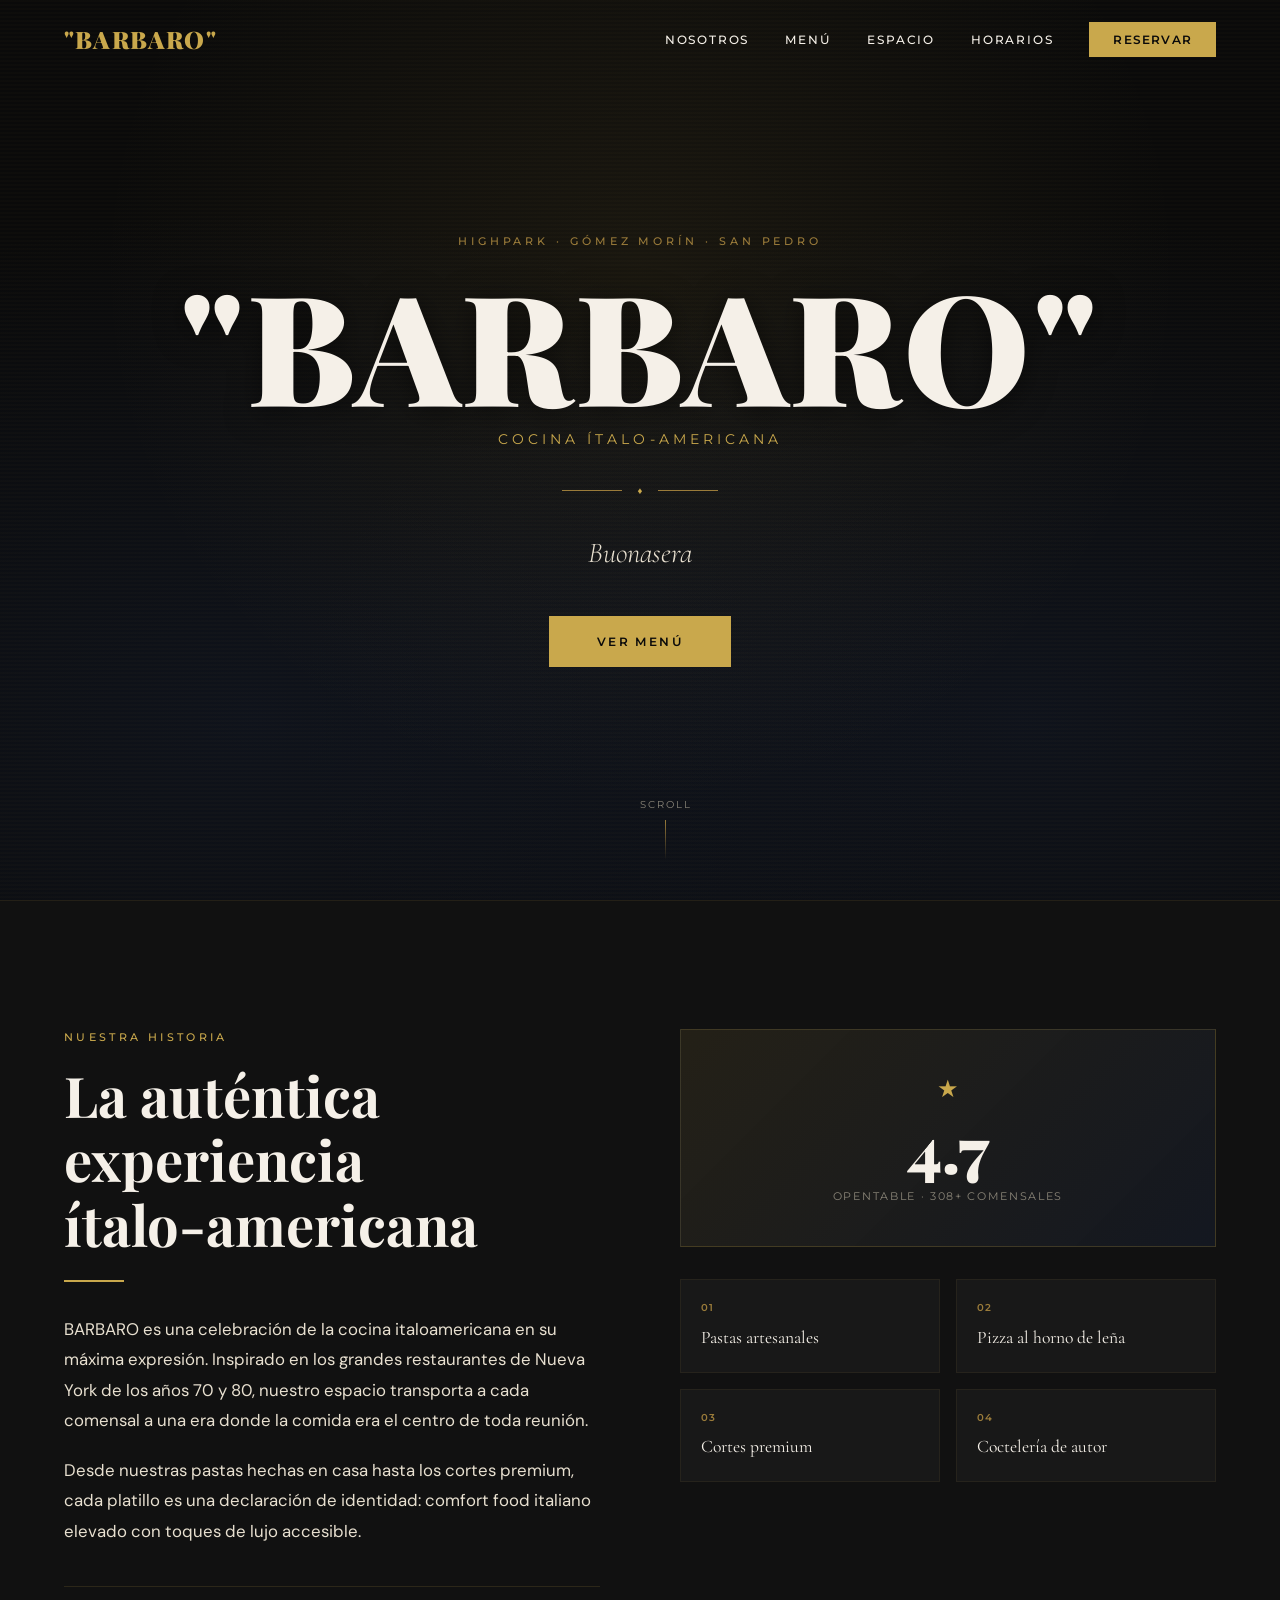
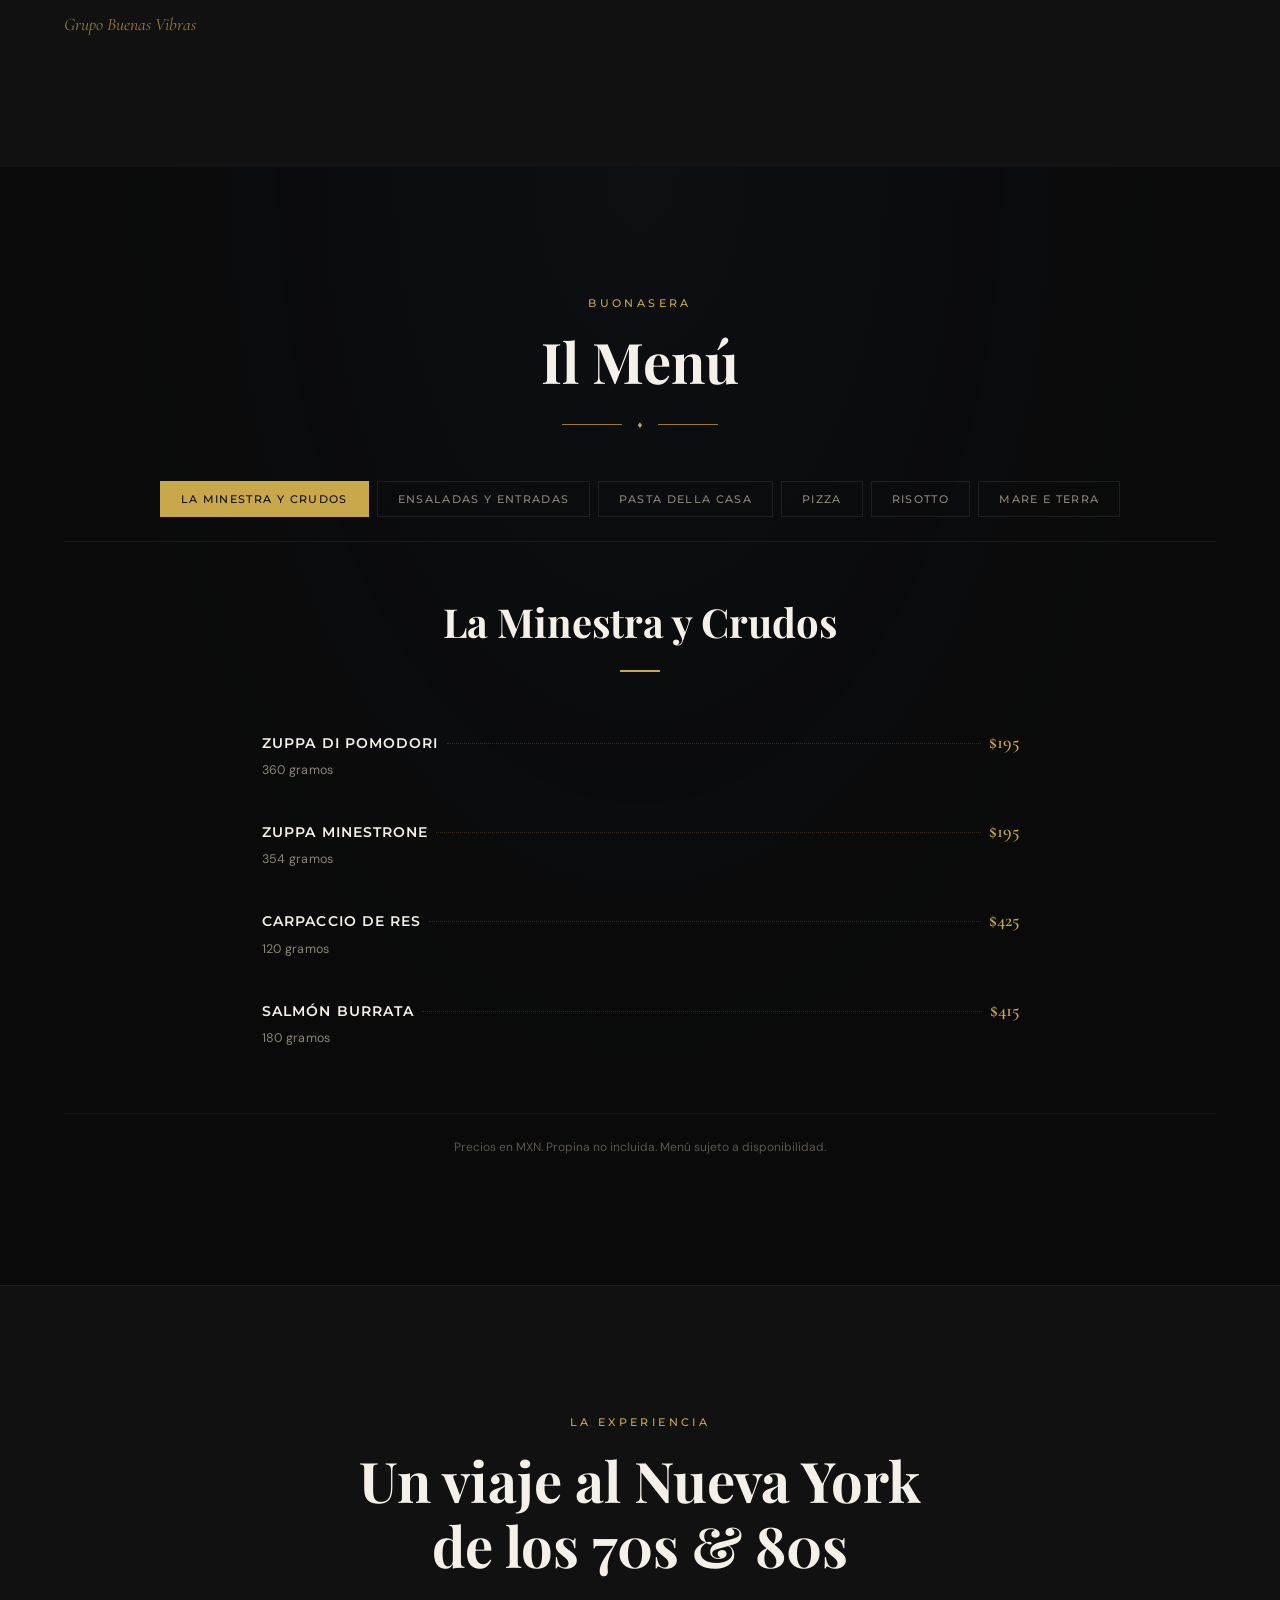
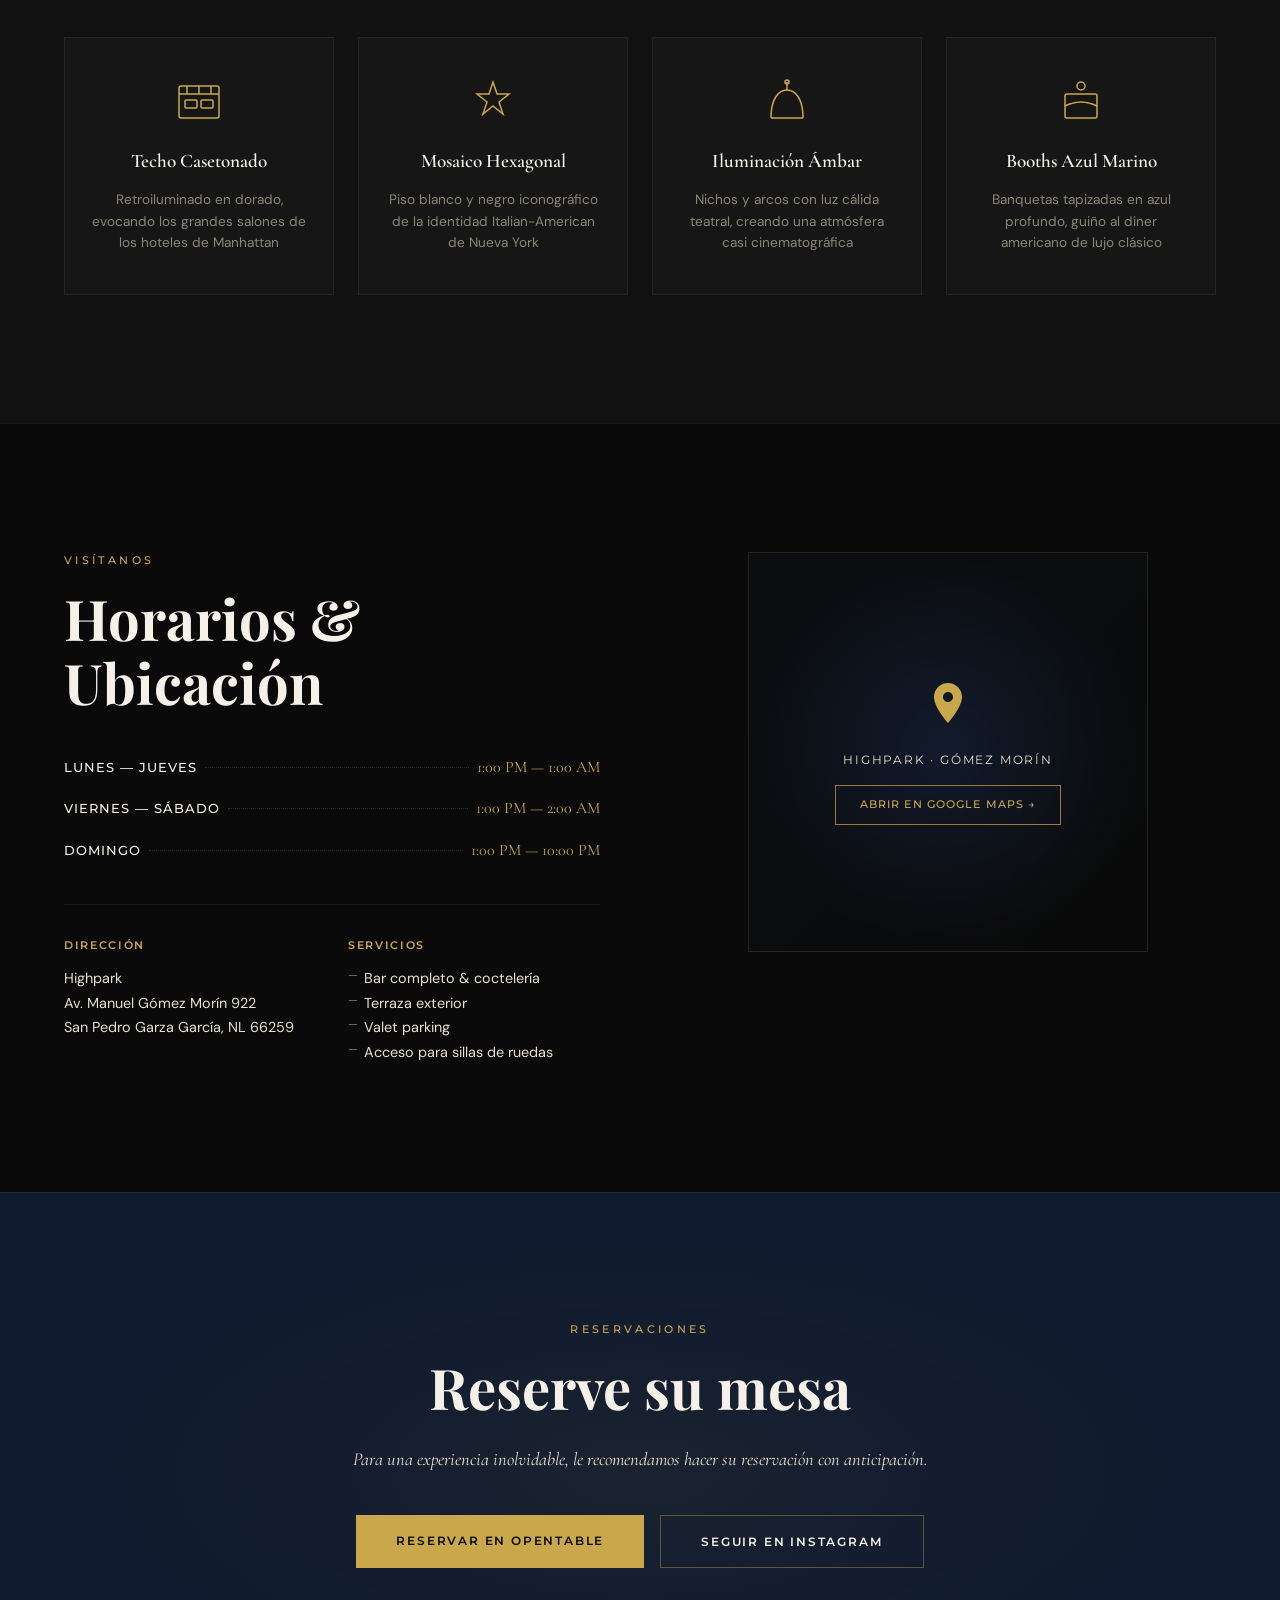
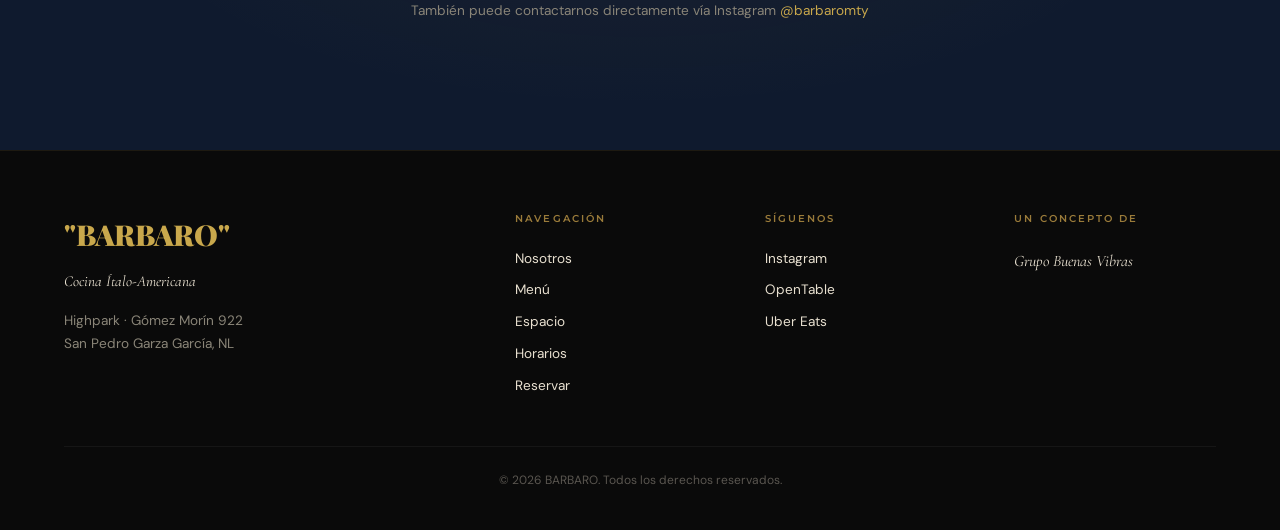
<file: barbaro-website/index.html>
<!DOCTYPE html>
<html lang="es">
<head>
  <meta charset="UTF-8">
  <meta name="viewport" content="width=device-width, initial-scale=1.0">
  <title>BARBARO — Cocina Ítalo-Americana | Highpark, San Pedro</title>
  <meta name="description" content="Restaurante ítalo-americano en Highpark, Gómez Morín, San Pedro Garza García. Pastas, pizzas, risottos y platillos premium en un ambiente que evoca el Nueva York de los 70s y 80s.">

  <!-- Google Fonts -->
  <link rel="preconnect" href="https://fonts.googleapis.com">
  <link rel="preconnect" href="https://fonts.gstatic.com" crossorigin>
  <link href="https://fonts.googleapis.com/css2?family=Playfair+Display:ital,wght@0,400;0,700;0,900;1,400;1,700&family=Cormorant+Garamond:ital,wght@0,300;0,400;0,600;0,700;1,300;1,400&family=Montserrat:wght@300;400;500;600;700&family=DM+Sans:wght@300;400;500;700&display=swap" rel="stylesheet">

  <link rel="stylesheet" href="styles.css">
</head>
<body>

  <!-- ═══════════════════════════════════════════ -->
  <!-- NAVIGATION                                  -->
  <!-- ═══════════════════════════════════════════ -->
  <nav id="navbar">
    <div class="nav-inner">
      <a href="#hero" class="nav-logo">"BARBARO"</a>
      <button class="nav-toggle" id="navToggle" aria-label="Menú">
        <span></span><span></span><span></span>
      </button>
      <ul class="nav-links" id="navLinks">
        <li><a href="#about">Nosotros</a></li>
        <li><a href="#menu">Menú</a></li>
        <li><a href="#ambience">Espacio</a></li>
        <li><a href="#hours">Horarios</a></li>
        <li><a href="#reservations" class="nav-cta">Reservar</a></li>
      </ul>
    </div>
  </nav>

  <!-- ═══════════════════════════════════════════ -->
  <!-- HERO                                        -->
  <!-- ═══════════════════════════════════════════ -->
  <section id="hero">
    <div class="hero-overlay"></div>
    <div class="hero-content">
      <p class="hero-eyebrow">HIGHPARK &middot; GÓMEZ MORÍN &middot; SAN PEDRO</p>
      <h1 class="hero-title">"BARBARO"</h1>
      <p class="hero-subtitle">Cocina Ítalo-Americana</p>
      <div class="hero-divider">
        <span class="divider-line"></span>
        <span class="divider-diamond">&#9830;</span>
        <span class="divider-line"></span>
      </div>
      <p class="hero-tagline">Buonasera</p>
      <a href="#menu" class="hero-btn">Ver Menú</a>
    </div>
    <div class="hero-scroll">
      <span>Scroll</span>
      <div class="scroll-line"></div>
    </div>
  </section>

  <!-- ═══════════════════════════════════════════ -->
  <!-- ABOUT                                       -->
  <!-- ═══════════════════════════════════════════ -->
  <section id="about">
    <div class="container">
      <div class="about-grid">
        <div class="about-text">
          <p class="section-eyebrow">Nuestra Historia</p>
          <h2 class="section-title">La auténtica experiencia<br>ítalo-americana</h2>
          <div class="about-divider"></div>
          <p class="about-description">
            BARBARO es una celebración de la cocina italoamericana en su máxima expresión.
            Inspirado en los grandes restaurantes de Nueva York de los años 70 y 80, nuestro
            espacio transporta a cada comensal a una era donde la comida era el centro de toda reunión.
          </p>
          <p class="about-description">
            Desde nuestras pastas hechas en casa hasta los cortes premium, cada platillo
            es una declaración de identidad: comfort food italiano elevado con toques de lujo accesible.
          </p>
          <div class="about-signature">
            <span class="signature-text">Grupo Buenas Vibras</span>
          </div>
        </div>
        <div class="about-visual">
          <div class="about-card">
            <div class="card-icon">&#9733;</div>
            <div class="card-rating">4.7</div>
            <div class="card-source">OpenTable &middot; 308+ comensales</div>
          </div>
          <div class="about-features">
            <div class="feature">
              <span class="feature-number">01</span>
              <span class="feature-text">Pastas artesanales</span>
            </div>
            <div class="feature">
              <span class="feature-number">02</span>
              <span class="feature-text">Pizza al horno de leña</span>
            </div>
            <div class="feature">
              <span class="feature-number">03</span>
              <span class="feature-text">Cortes premium</span>
            </div>
            <div class="feature">
              <span class="feature-number">04</span>
              <span class="feature-text">Coctelería de autor</span>
            </div>
          </div>
        </div>
      </div>
    </div>
  </section>

  <!-- ═══════════════════════════════════════════ -->
  <!-- MENU                                        -->
  <!-- ═══════════════════════════════════════════ -->
  <section id="menu">
    <div class="container">
      <p class="section-eyebrow menu-eyebrow">Buonasera</p>
      <h2 class="section-title menu-title">Il Menú</h2>
      <div class="menu-subtitle-divider">
        <span class="divider-line"></span>
        <span class="divider-diamond">&#9830;</span>
        <span class="divider-line"></span>
      </div>

      <!-- Menu Navigation -->
      <div class="menu-nav">
        <button class="menu-tab active" data-section="minestra">La Minestra y Crudos</button>
        <button class="menu-tab" data-section="entradas">Ensaladas y Entradas</button>
        <button class="menu-tab" data-section="pasta">Pasta della Casa</button>
        <button class="menu-tab" data-section="pizza">Pizza</button>
        <button class="menu-tab" data-section="risotto">Risotto</button>
        <button class="menu-tab" data-section="mare">Mare e Terra</button>
      </div>

      <!-- La Minestra y Crudos -->
      <div class="menu-section active" id="minestra">
        <h3 class="menu-section-title">La Minestra y Crudos</h3>
        <div class="menu-grid">
          <div class="menu-item">
            <div class="menu-item-header">
              <h4 class="menu-item-name">Zuppa di Pomodori</h4>
              <span class="menu-item-dots"></span>
              <span class="menu-item-price">$195</span>
            </div>
            <p class="menu-item-detail">360 gramos</p>
          </div>
          <div class="menu-item">
            <div class="menu-item-header">
              <h4 class="menu-item-name">Zuppa Minestrone</h4>
              <span class="menu-item-dots"></span>
              <span class="menu-item-price">$195</span>
            </div>
            <p class="menu-item-detail">354 gramos</p>
          </div>
          <div class="menu-item">
            <div class="menu-item-header">
              <h4 class="menu-item-name">Carpaccio de Res</h4>
              <span class="menu-item-dots"></span>
              <span class="menu-item-price">$425</span>
            </div>
            <p class="menu-item-detail">120 gramos</p>
          </div>
          <div class="menu-item">
            <div class="menu-item-header">
              <h4 class="menu-item-name">Salmón Burrata</h4>
              <span class="menu-item-dots"></span>
              <span class="menu-item-price">$415</span>
            </div>
            <p class="menu-item-detail">180 gramos</p>
          </div>
        </div>
      </div>

      <!-- Ensaladas y Entradas -->
      <div class="menu-section" id="entradas">
        <h3 class="menu-section-title">Ensaladas y Entradas</h3>
        <div class="menu-grid">
          <div class="menu-item">
            <div class="menu-item-header">
              <h4 class="menu-item-name">Ensalada Caesar</h4>
              <span class="menu-item-dots"></span>
              <span class="menu-item-price">$339</span>
            </div>
            <p class="menu-item-detail">375 gramos</p>
          </div>
          <div class="menu-item">
            <div class="menu-item-header">
              <h4 class="menu-item-name">Ensalada Burrata</h4>
              <span class="menu-item-dots"></span>
              <span class="menu-item-price">$395</span>
            </div>
            <p class="menu-item-detail">565 gramos</p>
          </div>
          <div class="menu-item">
            <div class="menu-item-header">
              <h4 class="menu-item-name">Calamari Fritti</h4>
              <span class="menu-item-dots"></span>
              <span class="menu-item-price">$325</span>
            </div>
            <p class="menu-item-detail">248 gramos</p>
          </div>
          <div class="menu-item">
            <div class="menu-item-header">
              <h4 class="menu-item-name">Pane di Casa</h4>
              <span class="menu-item-dots"></span>
              <span class="menu-item-price">$55</span>
            </div>
            <p class="menu-item-detail">250 gramos</p>
          </div>
          <div class="menu-item">
            <div class="menu-item-header">
              <h4 class="menu-item-name">Pulpo al Pesto</h4>
              <span class="menu-item-dots"></span>
              <span class="menu-item-price">$455</span>
            </div>
            <p class="menu-item-detail">480 gramos</p>
          </div>
          <div class="menu-item">
            <div class="menu-item-header">
              <h4 class="menu-item-name">Scampi al Burro</h4>
              <span class="menu-item-dots"></span>
              <span class="menu-item-price">$595</span>
            </div>
            <p class="menu-item-detail">368 gramos</p>
          </div>
          <div class="menu-item">
            <div class="menu-item-header">
              <h4 class="menu-item-name">Real Truffle Fries</h4>
              <span class="menu-item-dots"></span>
              <span class="menu-item-price">$485</span>
            </div>
            <p class="menu-item-detail">300 gramos</p>
          </div>
        </div>
      </div>

      <!-- Pasta della Casa -->
      <div class="menu-section" id="pasta">
        <h3 class="menu-section-title">Pasta della Casa</h3>
        <div class="menu-grid">
          <div class="menu-item">
            <div class="menu-item-header">
              <h4 class="menu-item-name">Pappardelle Short Rib</h4>
              <span class="menu-item-dots"></span>
              <span class="menu-item-price">$365</span>
            </div>
            <p class="menu-item-detail">500 gramos</p>
          </div>
          <div class="menu-item">
            <div class="menu-item-header">
              <h4 class="menu-item-name">Agnolotti Ricotta</h4>
              <span class="menu-item-dots"></span>
              <span class="menu-item-price">$295</span>
            </div>
            <p class="menu-item-detail">250 gramos</p>
          </div>
          <div class="menu-item">
            <div class="menu-item-header">
              <h4 class="menu-item-name">Rigatoni al Ragú</h4>
              <span class="menu-item-dots"></span>
              <span class="menu-item-price">$325</span>
            </div>
            <p class="menu-item-detail">150 gramos</p>
          </div>
          <div class="menu-item">
            <div class="menu-item-header">
              <h4 class="menu-item-name">Fagottini Stone Crab</h4>
              <span class="menu-item-dots"></span>
              <span class="menu-item-price">$395</span>
            </div>
            <p class="menu-item-detail">250 gramos</p>
          </div>
          <div class="menu-item highlight">
            <div class="menu-item-header">
              <h4 class="menu-item-name">Spicy Vodka Cresta di Gallo</h4>
              <span class="menu-item-dots"></span>
              <span class="menu-item-price">$295</span>
            </div>
            <p class="menu-item-detail">130 gramos &middot; Favorito de la casa</p>
          </div>
          <div class="menu-item">
            <div class="menu-item-header">
              <h4 class="menu-item-name">Ravioli Short Rib</h4>
              <span class="menu-item-dots"></span>
              <span class="menu-item-price">$315</span>
            </div>
            <p class="menu-item-detail">250 gramos</p>
          </div>
          <div class="menu-item">
            <div class="menu-item-header">
              <h4 class="menu-item-name">Lasagna 24 Stati</h4>
              <span class="menu-item-dots"></span>
              <span class="menu-item-price">$295</span>
            </div>
            <p class="menu-item-detail">400 gramos</p>
          </div>
          <div class="menu-item">
            <div class="menu-item-header">
              <h4 class="menu-item-name">Meat Lasagna</h4>
              <span class="menu-item-dots"></span>
              <span class="menu-item-price">$895</span>
            </div>
            <p class="menu-item-detail">650 gramos</p>
          </div>
          <div class="menu-item">
            <div class="menu-item-header">
              <h4 class="menu-item-name">Spaghetti Meatballs</h4>
              <span class="menu-item-dots"></span>
              <span class="menu-item-price">$445</span>
            </div>
            <p class="menu-item-detail">256 gramos</p>
          </div>
          <div class="menu-item">
            <div class="menu-item-header">
              <h4 class="menu-item-name">Scampi Linguine</h4>
              <span class="menu-item-dots"></span>
              <span class="menu-item-price">$495</span>
            </div>
            <p class="menu-item-detail">280 gramos</p>
          </div>
          <div class="menu-item">
            <div class="menu-item-header">
              <h4 class="menu-item-name">Carbonara</h4>
              <span class="menu-item-dots"></span>
              <span class="menu-item-price">$295</span>
            </div>
            <p class="menu-item-detail">200 gramos</p>
          </div>
          <div class="menu-item">
            <div class="menu-item-header">
              <h4 class="menu-item-name">Pesto Rigatoni</h4>
              <span class="menu-item-dots"></span>
              <span class="menu-item-price">$285</span>
            </div>
            <p class="menu-item-detail">130 gramos</p>
          </div>
        </div>
      </div>

      <!-- Pizza -->
      <div class="menu-section" id="pizza">
        <h3 class="menu-section-title">Pizza</h3>
        <div class="menu-grid">
          <div class="menu-item">
            <div class="menu-item-header">
              <h4 class="menu-item-name">Margherita</h4>
              <span class="menu-item-dots"></span>
              <span class="menu-item-price">$285</span>
            </div>
            <p class="menu-item-detail">300 gramos</p>
          </div>
          <div class="menu-item">
            <div class="menu-item-header">
              <h4 class="menu-item-name">Pepperoni</h4>
              <span class="menu-item-dots"></span>
              <span class="menu-item-price">$295</span>
            </div>
            <p class="menu-item-detail">330 gramos</p>
          </div>
          <div class="menu-item">
            <div class="menu-item-header">
              <h4 class="menu-item-name">Bianca</h4>
              <span class="menu-item-dots"></span>
              <span class="menu-item-price">$295</span>
            </div>
            <p class="menu-item-detail">330 gramos</p>
          </div>
          <div class="menu-item">
            <div class="menu-item-header">
              <h4 class="menu-item-name">Prosciutto</h4>
              <span class="menu-item-dots"></span>
              <span class="menu-item-price">$325</span>
            </div>
            <p class="menu-item-detail">330 gramos</p>
          </div>
          <div class="menu-item">
            <div class="menu-item-header">
              <h4 class="menu-item-name">Salsiccia Italiana</h4>
              <span class="menu-item-dots"></span>
              <span class="menu-item-price">$295</span>
            </div>
            <p class="menu-item-detail">350 gramos</p>
          </div>
        </div>
      </div>

      <!-- Risotto -->
      <div class="menu-section" id="risotto">
        <h3 class="menu-section-title">Risotto</h3>
        <div class="menu-grid">
          <div class="menu-item">
            <div class="menu-item-header">
              <h4 class="menu-item-name">Risotto Verde</h4>
              <span class="menu-item-dots"></span>
              <span class="menu-item-price">$295</span>
            </div>
            <p class="menu-item-detail">461 gramos</p>
          </div>
          <div class="menu-item">
            <div class="menu-item-header">
              <h4 class="menu-item-name">Risotto ai Funghi</h4>
              <span class="menu-item-dots"></span>
              <span class="menu-item-price">$355</span>
            </div>
            <p class="menu-item-detail">484 gramos</p>
          </div>
          <div class="menu-item highlight">
            <div class="menu-item-header">
              <h4 class="menu-item-name">Lobster Risotto</h4>
              <span class="menu-item-dots"></span>
              <span class="menu-item-price">$495</span>
            </div>
            <p class="menu-item-detail">450 gramos &middot; Especialidad de la casa</p>
          </div>
        </div>
      </div>

      <!-- Mare e Terra -->
      <div class="menu-section" id="mare">
        <h3 class="menu-section-title">Mare e Terra</h3>
        <div class="menu-grid">
          <div class="menu-item">
            <div class="menu-item-header">
              <h4 class="menu-item-name">Bone in Milanese</h4>
              <span class="menu-item-dots"></span>
              <span class="menu-item-price">$845</span>
            </div>
            <p class="menu-item-detail">200 gramos</p>
          </div>
          <div class="menu-item highlight">
            <div class="menu-item-header">
              <h4 class="menu-item-name">Ribeye al Barbaro</h4>
              <span class="menu-item-dots"></span>
              <span class="menu-item-price">$1,095</span>
            </div>
            <p class="menu-item-detail">400 gramos &middot; Corte insignia</p>
          </div>
          <div class="menu-item">
            <div class="menu-item-header">
              <h4 class="menu-item-name">Mahi Mahi</h4>
              <span class="menu-item-dots"></span>
              <span class="menu-item-price">$495</span>
            </div>
            <p class="menu-item-detail">200 gramos</p>
          </div>
          <div class="menu-item">
            <div class="menu-item-header">
              <h4 class="menu-item-name">Chicken Parm</h4>
              <span class="menu-item-dots"></span>
              <span class="menu-item-price">$435</span>
            </div>
            <p class="menu-item-detail">200 gramos</p>
          </div>
          <div class="menu-item">
            <div class="menu-item-header">
              <h4 class="menu-item-name">Pulpo All'Arrabbiata</h4>
              <span class="menu-item-dots"></span>
              <span class="menu-item-price">$495</span>
            </div>
            <p class="menu-item-detail">250 gramos</p>
          </div>
          <div class="menu-item">
            <div class="menu-item-header">
              <h4 class="menu-item-name">Short Rib Gnocchi</h4>
              <span class="menu-item-dots"></span>
              <span class="menu-item-price">$675</span>
            </div>
            <p class="menu-item-detail">300 gramos</p>
          </div>
          <div class="menu-item">
            <div class="menu-item-header">
              <h4 class="menu-item-name">Filetto Bruciato</h4>
              <span class="menu-item-dots"></span>
              <span class="menu-item-price">$695</span>
            </div>
            <p class="menu-item-detail">180 gramos</p>
          </div>
        </div>
      </div>

      <p class="menu-footer-note">Precios en MXN. Propina no incluida. Menú sujeto a disponibilidad.</p>
    </div>
  </section>

  <!-- ═══════════════════════════════════════════ -->
  <!-- AMBIENCE / EXPERIENCE                       -->
  <!-- ═══════════════════════════════════════════ -->
  <section id="ambience">
    <div class="container">
      <p class="section-eyebrow">La Experiencia</p>
      <h2 class="section-title">Un viaje al Nueva York<br>de los 70s &amp; 80s</h2>

      <div class="ambience-grid">
        <div class="ambience-card">
          <div class="ambience-icon">
            <svg viewBox="0 0 48 48" fill="none" stroke="currentColor" stroke-width="1.5">
              <rect x="4" y="8" width="40" height="32" rx="2"/>
              <line x1="4" y1="16" x2="44" y2="16"/>
              <line x1="12" y1="8" x2="12" y2="16"/>
              <line x1="24" y1="8" x2="24" y2="16"/>
              <line x1="36" y1="8" x2="36" y2="16"/>
              <rect x="10" y="22" width="12" height="8" rx="1"/>
              <rect x="26" y="22" width="12" height="8" rx="1"/>
            </svg>
          </div>
          <h3>Techo Casetonado</h3>
          <p>Retroiluminado en dorado, evocando los grandes salones de los hoteles de Manhattan</p>
        </div>
        <div class="ambience-card">
          <div class="ambience-icon">
            <svg viewBox="0 0 48 48" fill="none" stroke="currentColor" stroke-width="1.5">
              <polygon points="24,4 28,16 40,16 30,24 34,36 24,28 14,36 18,24 8,16 20,16"/>
            </svg>
          </div>
          <h3>Mosaico Hexagonal</h3>
          <p>Piso blanco y negro iconográfico de la identidad Italian-American de Nueva York</p>
        </div>
        <div class="ambience-card">
          <div class="ambience-icon">
            <svg viewBox="0 0 48 48" fill="none" stroke="currentColor" stroke-width="1.5">
              <path d="M8 40 C8 20, 16 12, 24 12 C32 12, 40 20, 40 40"/>
              <line x1="24" y1="12" x2="24" y2="4"/>
              <circle cx="24" cy="4" r="2"/>
              <line x1="8" y1="40" x2="40" y2="40"/>
            </svg>
          </div>
          <h3>Iluminación Ámbar</h3>
          <p>Nichos y arcos con luz cálida teatral, creando una atmósfera casi cinematográfica</p>
        </div>
        <div class="ambience-card">
          <div class="ambience-icon">
            <svg viewBox="0 0 48 48" fill="none" stroke="currentColor" stroke-width="1.5">
              <rect x="8" y="16" width="32" height="24" rx="2"/>
              <path d="M8 28 Q24 20 40 28"/>
              <circle cx="24" cy="8" r="4"/>
            </svg>
          </div>
          <h3>Booths Azul Marino</h3>
          <p>Banquetas tapizadas en azul profundo, guiño al diner americano de lujo clásico</p>
        </div>
      </div>
    </div>
  </section>

  <!-- ═══════════════════════════════════════════ -->
  <!-- HOURS & LOCATION                            -->
  <!-- ═══════════════════════════════════════════ -->
  <section id="hours">
    <div class="container">
      <div class="hours-grid">
        <div class="hours-info">
          <p class="section-eyebrow">Visítanos</p>
          <h2 class="section-title">Horarios &amp; Ubicación</h2>

          <div class="hours-table">
            <div class="hours-row">
              <span class="hours-day">Lunes — Jueves</span>
              <span class="hours-dots"></span>
              <span class="hours-time">1:00 PM — 1:00 AM</span>
            </div>
            <div class="hours-row">
              <span class="hours-day">Viernes — Sábado</span>
              <span class="hours-dots"></span>
              <span class="hours-time">1:00 PM — 2:00 AM</span>
            </div>
            <div class="hours-row">
              <span class="hours-day">Domingo</span>
              <span class="hours-dots"></span>
              <span class="hours-time">1:00 PM — 10:00 PM</span>
            </div>
          </div>

          <div class="location-info">
            <div class="location-address">
              <h4>Dirección</h4>
              <p>Highpark<br>Av. Manuel Gómez Morín 922<br>San Pedro Garza García, NL 66259</p>
            </div>
            <div class="location-services">
              <h4>Servicios</h4>
              <ul>
                <li>Bar completo &amp; coctelería</li>
                <li>Terraza exterior</li>
                <li>Valet parking</li>
                <li>Acceso para sillas de ruedas</li>
              </ul>
            </div>
          </div>
        </div>
        <div class="hours-map">
          <div class="map-placeholder">
            <div class="map-pin">
              <svg viewBox="0 0 24 24" fill="currentColor" width="48" height="48">
                <path d="M12 2C8.13 2 5 5.13 5 9c0 5.25 7 13 7 13s7-7.75 7-13c0-3.87-3.13-7-7-7zm0 9.5c-1.38 0-2.5-1.12-2.5-2.5s1.12-2.5 2.5-2.5 2.5 1.12 2.5 2.5-1.12 2.5-2.5 2.5z"/>
              </svg>
            </div>
            <p class="map-label">Highpark &middot; Gómez Morín</p>
            <a href="https://maps.app.goo.gl/ohM1rk5zFtY9Ru3d6?g_st=ac" target="_blank" rel="noopener" class="map-link">Abrir en Google Maps &rarr;</a>
          </div>
        </div>
      </div>
    </div>
  </section>

  <!-- ═══════════════════════════════════════════ -->
  <!-- RESERVATIONS                                -->
  <!-- ═══════════════════════════════════════════ -->
  <section id="reservations">
    <div class="container">
      <div class="reservations-inner">
        <p class="section-eyebrow">Reservaciones</p>
        <h2 class="section-title">Reserve su mesa</h2>
        <p class="reservations-text">
          Para una experiencia inolvidable, le recomendamos hacer su reservación con anticipación.
        </p>
        <div class="reservations-buttons">
          <a href="https://www.opentable.com/r/barbaro-san-pedro-garza-garcia" target="_blank" rel="noopener" class="btn btn-primary">Reservar en OpenTable</a>
          <a href="https://www.instagram.com/barbaromty/" target="_blank" rel="noopener" class="btn btn-secondary">Seguir en Instagram</a>
        </div>
        <div class="reservations-contact">
          <p>También puede contactarnos directamente vía Instagram <a href="https://www.instagram.com/barbaromty/" target="_blank" rel="noopener">@barbaromty</a></p>
        </div>
      </div>
    </div>
  </section>

  <!-- ═══════════════════════════════════════════ -->
  <!-- FOOTER                                      -->
  <!-- ═══════════════════════════════════════════ -->
  <footer id="footer">
    <div class="container">
      <div class="footer-grid">
        <div class="footer-brand">
          <span class="footer-logo">"BARBARO"</span>
          <p class="footer-tagline">Cocina Ítalo-Americana</p>
          <p class="footer-address">Highpark &middot; Gómez Morín 922<br>San Pedro Garza García, NL</p>
        </div>
        <div class="footer-links">
          <h4>Navegación</h4>
          <a href="#about">Nosotros</a>
          <a href="#menu">Menú</a>
          <a href="#ambience">Espacio</a>
          <a href="#hours">Horarios</a>
          <a href="#reservations">Reservar</a>
        </div>
        <div class="footer-social">
          <h4>Síguenos</h4>
          <a href="https://www.instagram.com/barbaromty/" target="_blank" rel="noopener">Instagram</a>
          <a href="https://www.opentable.com/r/barbaro-san-pedro-garza-garcia" target="_blank" rel="noopener">OpenTable</a>
          <a href="https://www.ubereats.com/mx/store/barbaro/wAwXYGp9XQOng-DKrDeKzw" target="_blank" rel="noopener">Uber Eats</a>
        </div>
        <div class="footer-grupo">
          <h4>Un concepto de</h4>
          <a href="https://www.instagram.com/grupo_buenasvibras/" target="_blank" rel="noopener" class="grupo-link">Grupo Buenas Vibras</a>
        </div>
      </div>
      <div class="footer-bottom">
        <p>&copy; 2026 BARBARO. Todos los derechos reservados.</p>
      </div>
    </div>
  </footer>

  <script src="script.js"></script>
</body>
</html>
</file>
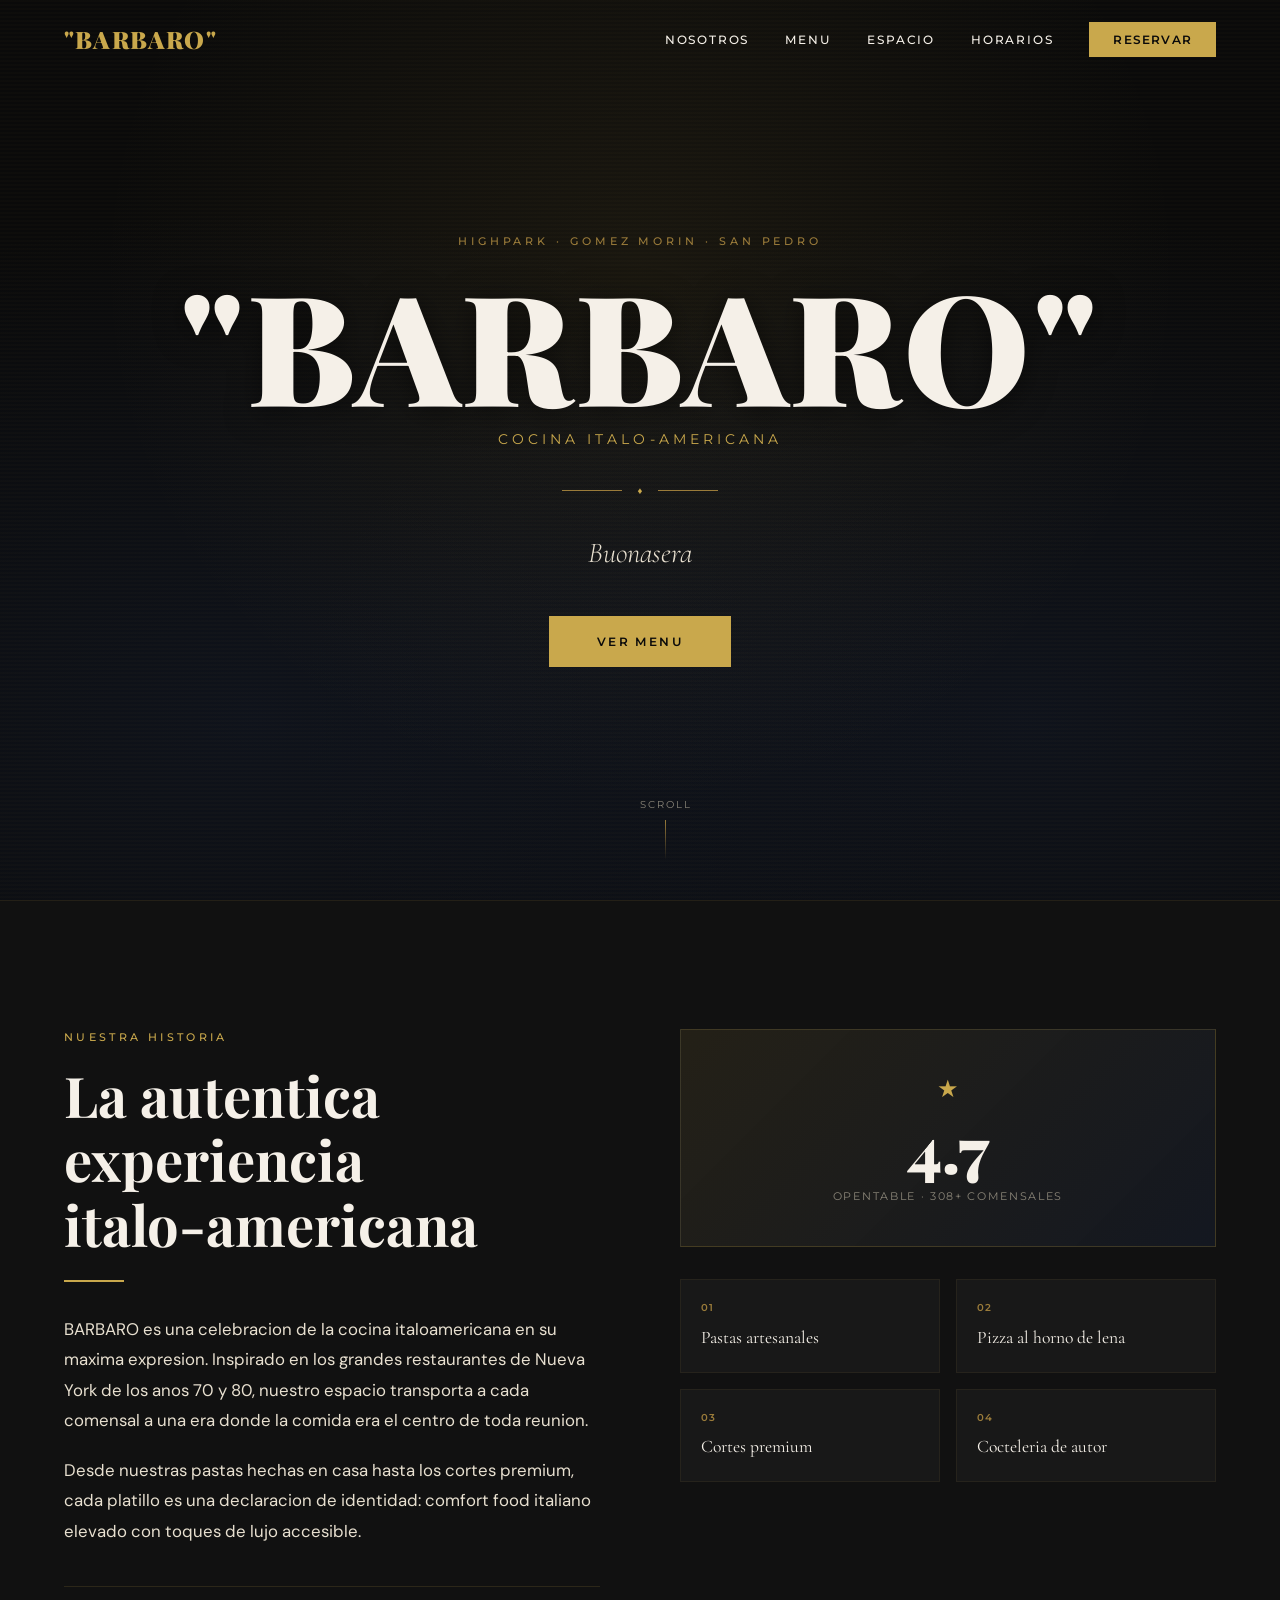
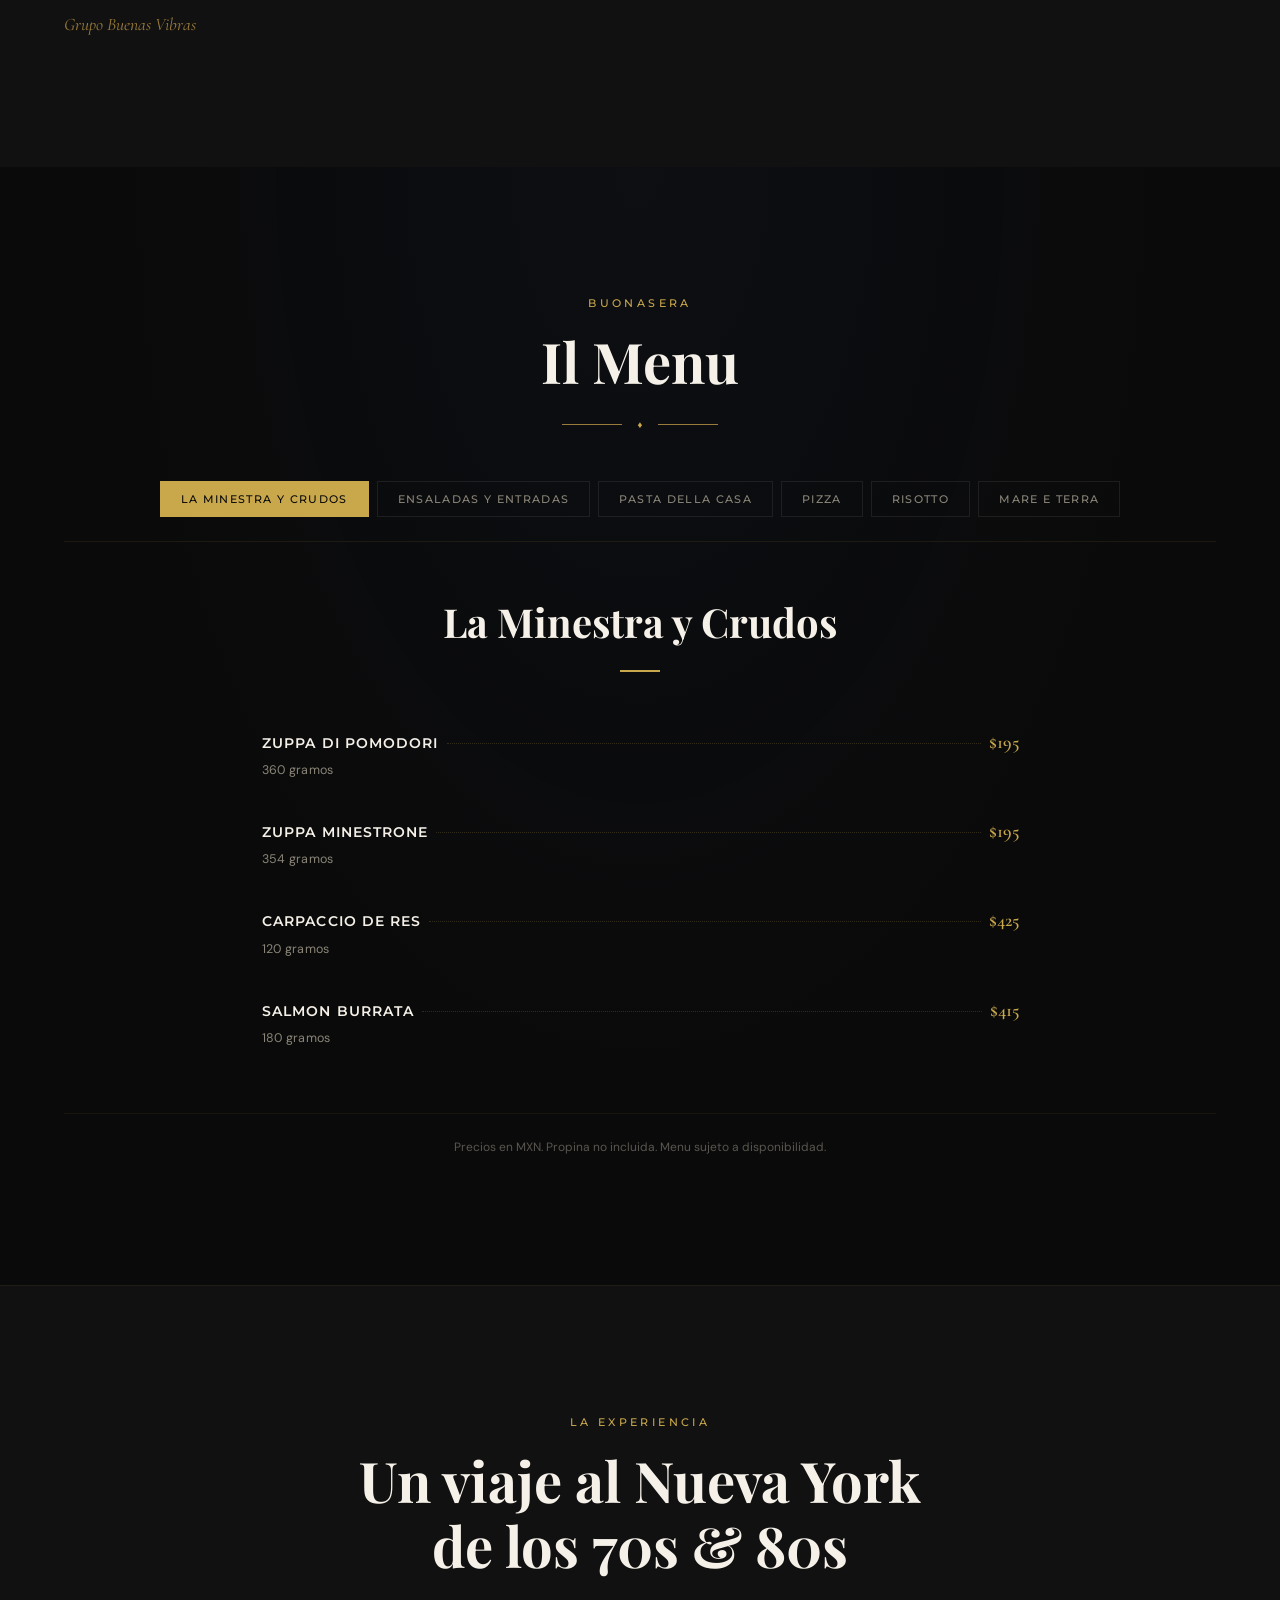
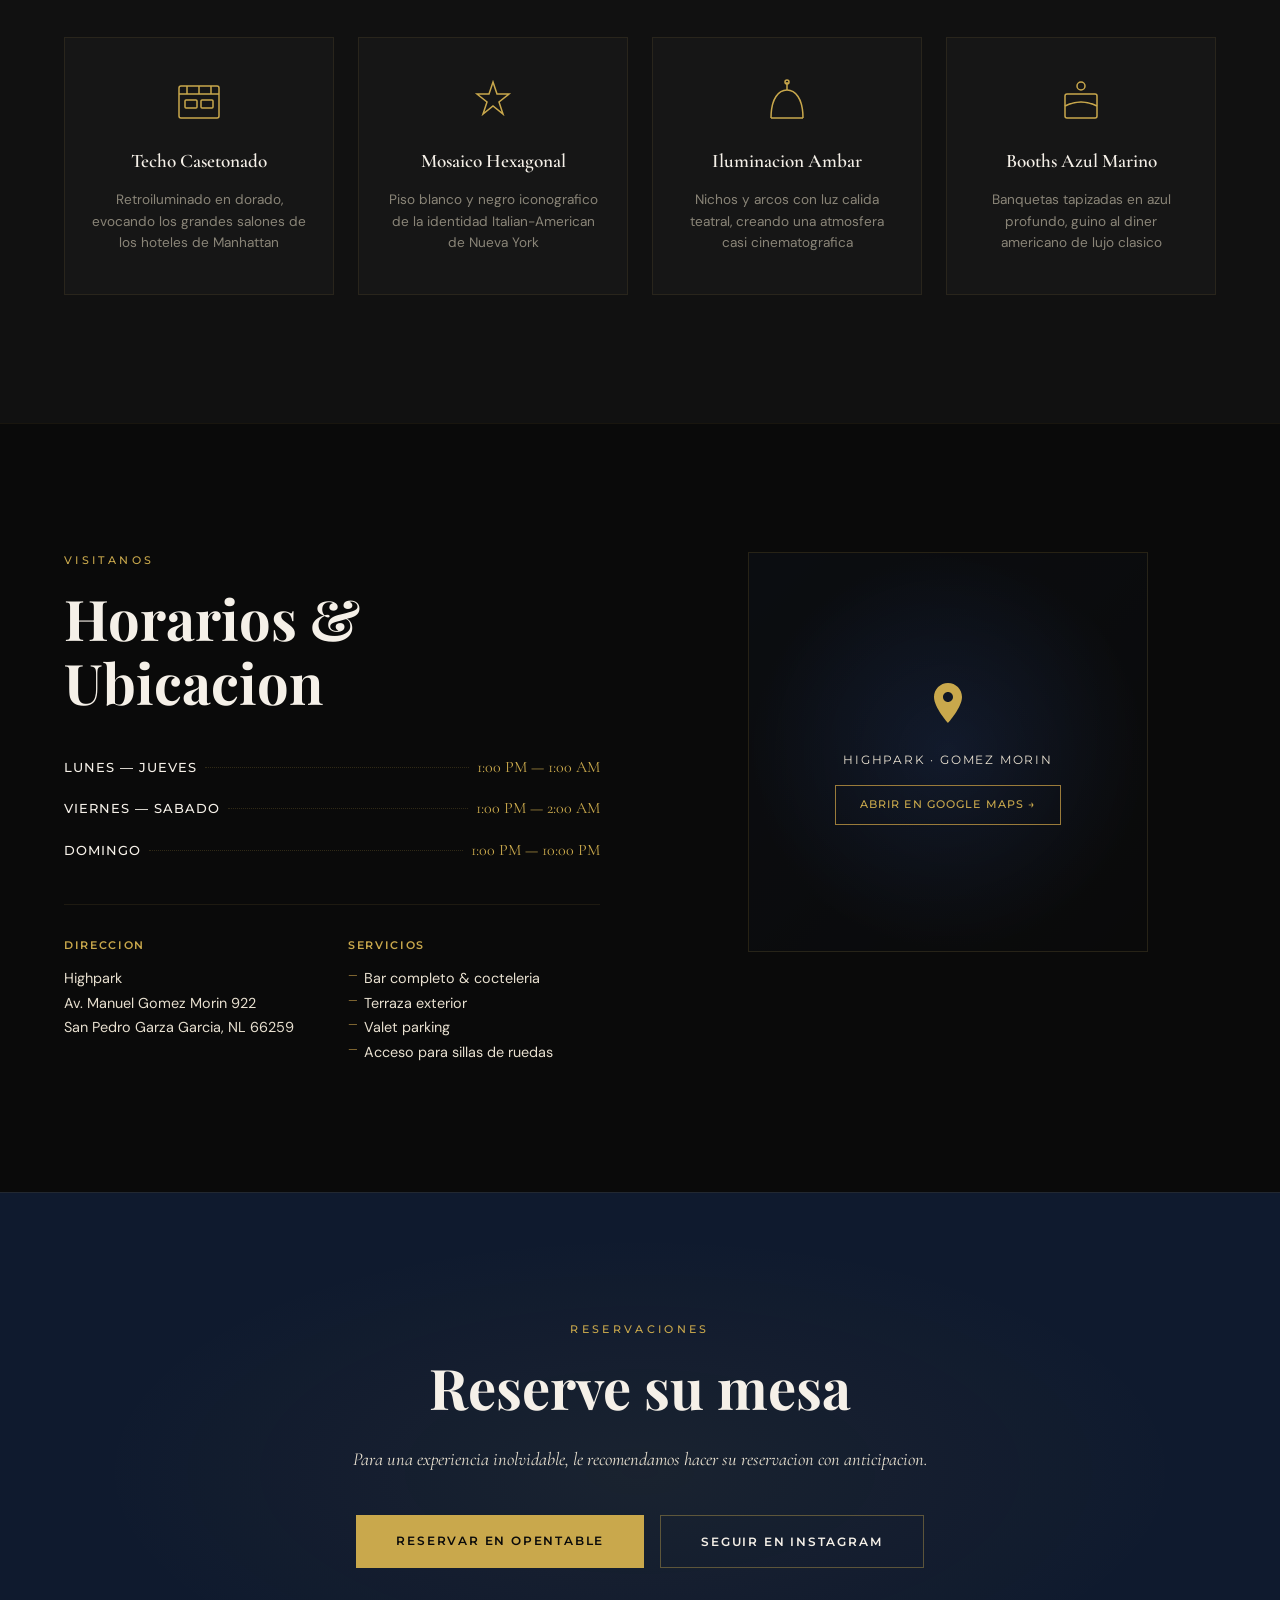
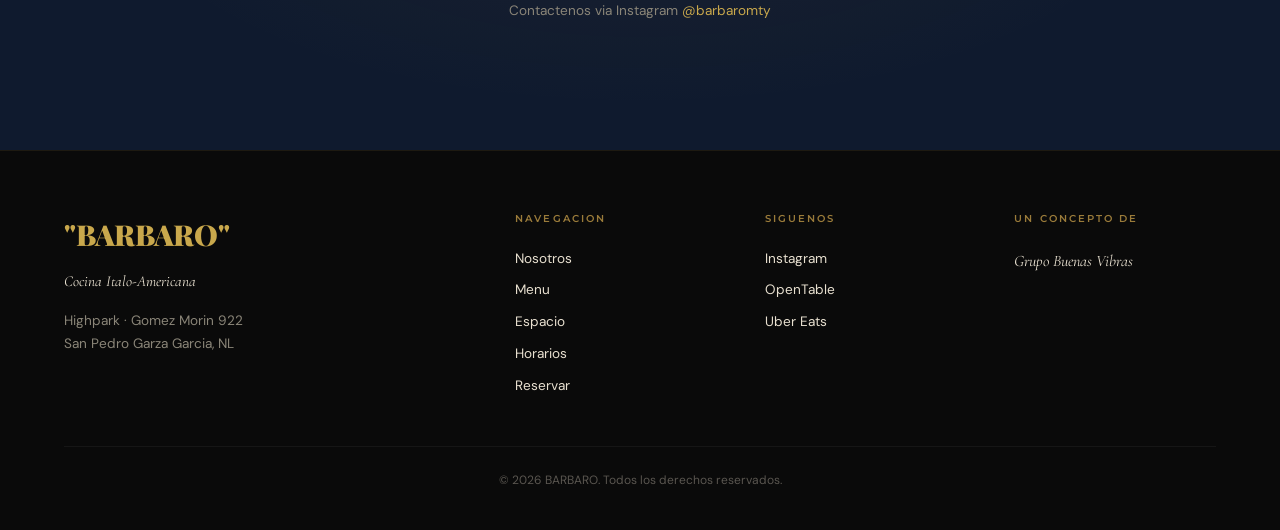
<file: barbaro-website/barbaro-standalone.html>
<!DOCTYPE html>
<html lang="es">
<head>
  <meta charset="UTF-8">
  <meta name="viewport" content="width=device-width, initial-scale=1.0">
  <title>BARBARO — Cocina Ítalo-Americana | Highpark, San Pedro</title>
  <meta name="description" content="Restaurante ítalo-americano en Highpark, Gómez Morín, San Pedro Garza García.">
  <link rel="preconnect" href="https://fonts.googleapis.com">
  <link rel="preconnect" href="https://fonts.gstatic.com" crossorigin>
  <link href="https://fonts.googleapis.com/css2?family=Playfair+Display:ital,wght@0,400;0,700;0,900;1,400;1,700&family=Cormorant+Garamond:ital,wght@0,300;0,400;0,600;0,700;1,300;1,400&family=Montserrat:wght@300;400;500;600;700&family=DM+Sans:wght@300;400;500;700&display=swap" rel="stylesheet">
<style>
:root {
  --black: #0a0a0a;
  --black-rich: #111111;
  --navy: #1a2744;
  --navy-deep: #0f1a2e;
  --gold: #c9a84c;
  --gold-light: #d4b65a;
  --gold-dim: #9a7b3a;
  --cream: #f5f0e8;
  --cream-light: #faf7f2;
  --cream-dark: #e8e0d0;
  --white: #ffffff;
  --gray-400: #8a8578;
  --gray-600: #5a5650;
  --font-display: 'Playfair Display', 'Georgia', serif;
  --font-heading: 'Cormorant Garamond', 'Georgia', serif;
  --font-body: 'DM Sans', 'Helvetica Neue', sans-serif;
  --font-accent: 'Montserrat', 'Helvetica Neue', sans-serif;
  --section-pad: clamp(80px, 10vw, 140px);
  --container-max: 1200px;
  --ease: cubic-bezier(0.25, 0.46, 0.45, 0.94);
}
*, *::before, *::after { margin: 0; padding: 0; box-sizing: border-box; }
html { scroll-behavior: smooth; -webkit-font-smoothing: antialiased; }
body { font-family: var(--font-body); background-color: var(--black); color: var(--cream); line-height: 1.6; overflow-x: hidden; }
img { max-width: 100%; display: block; }
a { text-decoration: none; color: inherit; }
ul { list-style: none; }
button { cursor: pointer; border: none; background: none; font-family: inherit; }
.container { max-width: var(--container-max); margin: 0 auto; padding: 0 24px; }
#navbar { position: fixed; top: 0; left: 0; right: 0; z-index: 1000; padding: 20px 0; transition: all 0.4s var(--ease); }
#navbar.scrolled { background: rgba(10, 10, 10, 0.95); backdrop-filter: blur(20px); -webkit-backdrop-filter: blur(20px); padding: 14px 0; border-bottom: 1px solid rgba(201, 168, 76, 0.15); }
.nav-inner { max-width: var(--container-max); margin: 0 auto; padding: 0 24px; display: flex; align-items: center; justify-content: space-between; }
.nav-logo { font-family: var(--font-display); font-size: 1.5rem; font-weight: 900; color: var(--gold); letter-spacing: 0.05em; transition: color 0.3s; }
.nav-logo:hover { color: var(--gold-light); }
.nav-links { display: flex; align-items: center; gap: 36px; }
.nav-links a { font-family: var(--font-accent); font-size: 0.75rem; font-weight: 500; letter-spacing: 0.15em; text-transform: uppercase; color: var(--cream); transition: color 0.3s; position: relative; }
.nav-links a::after { content: ''; position: absolute; bottom: -4px; left: 0; width: 0; height: 1px; background: var(--gold); transition: width 0.3s var(--ease); }
.nav-links a:hover { color: var(--gold); }
.nav-links a:hover::after { width: 100%; }
.nav-cta { background: var(--gold) !important; color: var(--black) !important; padding: 10px 24px; font-weight: 600 !important; letter-spacing: 0.1em !important; transition: all 0.3s var(--ease) !important; }
.nav-cta::after { display: none !important; }
.nav-cta:hover { background: var(--gold-light) !important; transform: translateY(-1px); }
.nav-toggle { display: none; flex-direction: column; gap: 5px; padding: 4px; }
.nav-toggle span { display: block; width: 24px; height: 2px; background: var(--cream); transition: all 0.3s; }
#hero { position: relative; min-height: 100vh; display: flex; align-items: center; justify-content: center; text-align: center; background: radial-gradient(ellipse at 50% 30%, rgba(201, 168, 76, 0.08) 0%, transparent 60%), radial-gradient(ellipse at 20% 80%, rgba(26, 39, 68, 0.3) 0%, transparent 50%), radial-gradient(ellipse at 80% 80%, rgba(26, 39, 68, 0.3) 0%, transparent 50%), var(--black); overflow: hidden; }
.hero-overlay { position: absolute; inset: 0; background: repeating-linear-gradient(0deg, transparent, transparent 2px, rgba(201, 168, 76, 0.02) 2px, rgba(201, 168, 76, 0.02) 4px); pointer-events: none; }
.hero-content { position: relative; z-index: 2; padding: 0 24px; }
.hero-eyebrow { font-family: var(--font-accent); font-size: 0.7rem; font-weight: 500; letter-spacing: 0.35em; text-transform: uppercase; color: var(--gold-dim); margin-bottom: 24px; animation: fadeInUp 1s var(--ease) 0.2s both; }
.hero-title { font-family: var(--font-display); font-size: clamp(4rem, 12vw, 10rem); font-weight: 900; color: var(--cream); letter-spacing: 0.02em; line-height: 0.9; margin-bottom: 16px; animation: fadeInUp 1s var(--ease) 0.4s both; text-shadow: 0 4px 30px rgba(0, 0, 0, 0.5); }
.hero-subtitle { font-family: var(--font-accent); font-size: 0.85rem; font-weight: 400; letter-spacing: 0.3em; text-transform: uppercase; color: var(--gold); margin-bottom: 32px; animation: fadeInUp 1s var(--ease) 0.6s both; }
.hero-divider { display: flex; align-items: center; justify-content: center; gap: 16px; margin-bottom: 32px; animation: fadeInUp 1s var(--ease) 0.7s both; }
.divider-line { display: block; width: 60px; height: 1px; background: var(--gold-dim); }
.divider-diamond { color: var(--gold); font-size: 0.6rem; }
.hero-tagline { font-family: var(--font-heading); font-size: clamp(1.2rem, 3vw, 1.8rem); font-style: italic; font-weight: 300; color: var(--cream-dark); margin-bottom: 40px; animation: fadeInUp 1s var(--ease) 0.8s both; }
.hero-btn { display: inline-block; font-family: var(--font-accent); font-size: 0.75rem; font-weight: 600; letter-spacing: 0.2em; text-transform: uppercase; color: var(--black); background: var(--gold); padding: 16px 48px; transition: all 0.4s var(--ease); animation: fadeInUp 1s var(--ease) 1s both; }
.hero-btn:hover { background: var(--gold-light); transform: translateY(-2px); box-shadow: 0 8px 30px rgba(201, 168, 76, 0.3); }
.hero-scroll { position: absolute; bottom: 40px; left: 50%; transform: translateX(-50%); display: flex; flex-direction: column; align-items: center; gap: 8px; animation: fadeInUp 1s var(--ease) 1.2s both; }
.hero-scroll span { font-family: var(--font-accent); font-size: 0.6rem; letter-spacing: 0.2em; text-transform: uppercase; color: var(--gray-400); }
.scroll-line { width: 1px; height: 40px; background: linear-gradient(to bottom, var(--gold-dim), transparent); animation: scrollPulse 2s ease-in-out infinite; }
@keyframes fadeInUp { from { opacity: 0; transform: translateY(30px); } to { opacity: 1; transform: translateY(0); } }
@keyframes scrollPulse { 0%, 100% { opacity: 0.3; } 50% { opacity: 1; } }
.section-eyebrow { font-family: var(--font-accent); font-size: 0.7rem; font-weight: 500; letter-spacing: 0.3em; text-transform: uppercase; color: var(--gold); margin-bottom: 16px; }
.section-title { font-family: var(--font-display); font-size: clamp(2rem, 5vw, 3.5rem); font-weight: 700; color: var(--cream); line-height: 1.15; margin-bottom: 24px; }
#about { padding: var(--section-pad) 0; background: var(--black-rich); border-top: 1px solid rgba(201, 168, 76, 0.1); }
.about-grid { display: grid; grid-template-columns: 1fr 1fr; gap: 80px; align-items: start; }
.about-divider { width: 60px; height: 2px; background: var(--gold); margin-bottom: 32px; }
.about-description { font-family: var(--font-body); font-size: 1.05rem; line-height: 1.8; color: var(--cream-dark); margin-bottom: 20px; }
.about-signature { margin-top: 40px; padding-top: 24px; border-top: 1px solid rgba(201, 168, 76, 0.15); }
.signature-text { font-family: var(--font-heading); font-size: 1.1rem; font-style: italic; color: var(--gold-dim); }
.about-card { background: linear-gradient(135deg, rgba(201, 168, 76, 0.1), rgba(26, 39, 68, 0.3)); border: 1px solid rgba(201, 168, 76, 0.2); padding: 40px; text-align: center; margin-bottom: 32px; }
.card-icon { color: var(--gold); font-size: 1.5rem; margin-bottom: 8px; }
.card-rating { font-family: var(--font-display); font-size: 4rem; font-weight: 900; color: var(--cream); line-height: 1; margin-bottom: 8px; }
.card-source { font-family: var(--font-accent); font-size: 0.7rem; letter-spacing: 0.15em; text-transform: uppercase; color: var(--gray-400); }
.about-features { display: grid; grid-template-columns: 1fr 1fr; gap: 16px; }
.feature { background: rgba(255, 255, 255, 0.03); border: 1px solid rgba(201, 168, 76, 0.08); padding: 20px; transition: all 0.3s var(--ease); }
.feature:hover { border-color: rgba(201, 168, 76, 0.25); background: rgba(201, 168, 76, 0.05); }
.feature-number { display: block; font-family: var(--font-accent); font-size: 0.6rem; font-weight: 600; letter-spacing: 0.1em; color: var(--gold-dim); margin-bottom: 8px; }
.feature-text { font-family: var(--font-heading); font-size: 1.1rem; color: var(--cream); }
#menu { padding: var(--section-pad) 0; background: radial-gradient(ellipse at 50% 0%, rgba(26, 39, 68, 0.15) 0%, transparent 60%), var(--black); }
.menu-eyebrow, .menu-title { text-align: center; }
.menu-subtitle-divider { display: flex; align-items: center; justify-content: center; gap: 16px; margin-bottom: 48px; }
.menu-nav { display: flex; flex-wrap: wrap; justify-content: center; gap: 8px; margin-bottom: 48px; padding-bottom: 24px; border-bottom: 1px solid rgba(201, 168, 76, 0.1); }
.menu-tab { font-family: var(--font-accent); font-size: 0.7rem; font-weight: 500; letter-spacing: 0.12em; text-transform: uppercase; color: var(--gray-400); padding: 10px 20px; border: 1px solid rgba(255, 255, 255, 0.08); transition: all 0.3s var(--ease); }
.menu-tab:hover { color: var(--cream); border-color: rgba(201, 168, 76, 0.3); }
.menu-tab.active { color: var(--black); background: var(--gold); border-color: var(--gold); }
.menu-section { display: none; }
.menu-section.active { display: block; animation: fadeIn 0.4s var(--ease); }
@keyframes fadeIn { from { opacity: 0; transform: translateY(10px); } to { opacity: 1; transform: translateY(0); } }
.menu-section-title { font-family: var(--font-display); font-size: clamp(1.5rem, 4vw, 2.5rem); font-weight: 700; color: var(--cream); text-align: center; margin-bottom: 40px; position: relative; }
.menu-section-title::after { content: ''; display: block; width: 40px; height: 2px; background: var(--gold); margin: 16px auto 0; }
.menu-grid { max-width: 800px; margin: 0 auto; display: flex; flex-direction: column; gap: 4px; }
.menu-item { padding: 16px 20px; transition: background 0.3s var(--ease); border-left: 2px solid transparent; }
.menu-item:hover { background: rgba(201, 168, 76, 0.04); border-left-color: var(--gold-dim); }
.menu-item.highlight { background: rgba(201, 168, 76, 0.06); border-left: 2px solid var(--gold); }
.menu-item-header { display: flex; align-items: baseline; gap: 8px; }
.menu-item-name { font-family: var(--font-accent); font-size: 0.85rem; font-weight: 600; letter-spacing: 0.08em; text-transform: uppercase; color: var(--cream); white-space: nowrap; }
.menu-item-dots { flex: 1; border-bottom: 1px dotted rgba(201, 168, 76, 0.2); min-width: 30px; position: relative; top: -4px; }
.menu-item-price { font-family: var(--font-heading); font-size: 1.15rem; font-weight: 600; color: var(--gold); white-space: nowrap; }
.menu-item-detail { font-family: var(--font-body); font-size: 0.78rem; color: var(--gray-400); margin-top: 4px; letter-spacing: 0.02em; }
.menu-footer-note { text-align: center; font-family: var(--font-body); font-size: 0.75rem; color: var(--gray-600); margin-top: 48px; padding-top: 24px; border-top: 1px solid rgba(201, 168, 76, 0.08); }
#ambience { padding: var(--section-pad) 0; background: var(--black-rich); border-top: 1px solid rgba(201, 168, 76, 0.08); text-align: center; }
#ambience .section-eyebrow, #ambience .section-title { text-align: center; }
.ambience-grid { display: grid; grid-template-columns: repeat(4, 1fr); gap: 24px; margin-top: 60px; }
.ambience-card { background: rgba(255, 255, 255, 0.02); border: 1px solid rgba(201, 168, 76, 0.1); padding: 40px 24px; text-align: center; transition: all 0.4s var(--ease); }
.ambience-card:hover { border-color: rgba(201, 168, 76, 0.3); background: rgba(201, 168, 76, 0.04); transform: translateY(-4px); }
.ambience-icon { width: 48px; height: 48px; margin: 0 auto 20px; color: var(--gold); }
.ambience-card h3 { font-family: var(--font-heading); font-size: 1.2rem; font-weight: 600; color: var(--cream); margin-bottom: 12px; }
.ambience-card p { font-family: var(--font-body); font-size: 0.85rem; line-height: 1.6; color: var(--gray-400); }
#hours { padding: var(--section-pad) 0; background: var(--black); border-top: 1px solid rgba(201, 168, 76, 0.08); }
.hours-grid { display: grid; grid-template-columns: 1fr 1fr; gap: 80px; align-items: start; }
.hours-table { margin: 40px 0; display: flex; flex-direction: column; gap: 16px; }
.hours-row { display: flex; align-items: baseline; gap: 8px; }
.hours-day { font-family: var(--font-accent); font-size: 0.8rem; font-weight: 500; letter-spacing: 0.08em; text-transform: uppercase; color: var(--cream); white-space: nowrap; }
.hours-dots { flex: 1; border-bottom: 1px dotted rgba(201, 168, 76, 0.2); min-width: 20px; position: relative; top: -4px; }
.hours-time { font-family: var(--font-heading); font-size: 1rem; color: var(--gold); white-space: nowrap; }
.location-info { display: grid; grid-template-columns: 1fr 1fr; gap: 32px; margin-top: 40px; padding-top: 32px; border-top: 1px solid rgba(201, 168, 76, 0.1); }
.location-info h4 { font-family: var(--font-accent); font-size: 0.7rem; font-weight: 600; letter-spacing: 0.15em; text-transform: uppercase; color: var(--gold); margin-bottom: 12px; }
.location-info p, .location-info li { font-family: var(--font-body); font-size: 0.9rem; line-height: 1.7; color: var(--cream-dark); }
.location-services li { position: relative; padding-left: 16px; }
.location-services li::before { content: '\2014'; position: absolute; left: 0; color: var(--gold-dim); font-size: 0.7rem; }
.hours-map { display: flex; align-items: center; justify-content: center; }
.map-placeholder { width: 100%; aspect-ratio: 1; max-width: 400px; background: radial-gradient(circle at 50% 50%, rgba(26, 39, 68, 0.4) 0%, rgba(10, 10, 10, 0.8) 70%), linear-gradient(135deg, var(--navy-deep), var(--black)); border: 1px solid rgba(201, 168, 76, 0.15); display: flex; flex-direction: column; align-items: center; justify-content: center; gap: 16px; transition: border-color 0.3s; }
.map-placeholder:hover { border-color: rgba(201, 168, 76, 0.35); }
.map-pin { color: var(--gold); animation: pinBounce 2s ease-in-out infinite; }
@keyframes pinBounce { 0%, 100% { transform: translateY(0); } 50% { transform: translateY(-8px); } }
.map-label { font-family: var(--font-accent); font-size: 0.75rem; letter-spacing: 0.15em; text-transform: uppercase; color: var(--cream-dark); }
.map-link { font-family: var(--font-accent); font-size: 0.7rem; font-weight: 500; letter-spacing: 0.1em; text-transform: uppercase; color: var(--gold); padding: 10px 24px; border: 1px solid var(--gold-dim); transition: all 0.3s var(--ease); }
.map-link:hover { background: var(--gold); color: var(--black); }
#reservations { padding: var(--section-pad) 0; background: radial-gradient(ellipse at 50% 50%, rgba(201, 168, 76, 0.06) 0%, transparent 60%), var(--navy-deep); text-align: center; border-top: 1px solid rgba(201, 168, 76, 0.1); }
.reservations-inner { max-width: 600px; margin: 0 auto; }
.reservations-text { font-family: var(--font-heading); font-size: 1.15rem; font-style: italic; color: var(--cream-dark); margin-bottom: 40px; line-height: 1.7; }
.reservations-buttons { display: flex; justify-content: center; gap: 16px; flex-wrap: wrap; margin-bottom: 32px; }
.btn { font-family: var(--font-accent); font-size: 0.75rem; font-weight: 600; letter-spacing: 0.15em; text-transform: uppercase; padding: 16px 40px; transition: all 0.4s var(--ease); display: inline-block; }
.btn-primary { background: var(--gold); color: var(--black); }
.btn-primary:hover { background: var(--gold-light); transform: translateY(-2px); box-shadow: 0 8px 30px rgba(201, 168, 76, 0.3); }
.btn-secondary { background: transparent; color: var(--cream); border: 1px solid rgba(201, 168, 76, 0.4); }
.btn-secondary:hover { border-color: var(--gold); color: var(--gold); transform: translateY(-2px); }
.reservations-contact p { font-family: var(--font-body); font-size: 0.85rem; color: var(--gray-400); }
.reservations-contact a { color: var(--gold); transition: color 0.3s; }
.reservations-contact a:hover { color: var(--gold-light); }
#footer { padding: 60px 0 40px; background: var(--black); border-top: 1px solid rgba(201, 168, 76, 0.1); }
.footer-grid { display: grid; grid-template-columns: 2fr 1fr 1fr 1fr; gap: 48px; padding-bottom: 40px; border-bottom: 1px solid rgba(255, 255, 255, 0.05); }
.footer-logo { font-family: var(--font-display); font-size: 1.8rem; font-weight: 900; color: var(--gold); display: block; margin-bottom: 12px; }
.footer-tagline { font-family: var(--font-heading); font-size: 0.95rem; font-style: italic; color: var(--cream-dark); margin-bottom: 16px; }
.footer-address { font-family: var(--font-body); font-size: 0.85rem; line-height: 1.7; color: var(--gray-400); }
.footer-links h4, .footer-social h4, .footer-grupo h4 { font-family: var(--font-accent); font-size: 0.65rem; font-weight: 600; letter-spacing: 0.2em; text-transform: uppercase; color: var(--gold-dim); margin-bottom: 20px; }
.footer-links a, .footer-social a { display: block; font-family: var(--font-body); font-size: 0.85rem; color: var(--cream-dark); margin-bottom: 10px; transition: color 0.3s; }
.footer-links a:hover, .footer-social a:hover { color: var(--gold); }
.grupo-link { font-family: var(--font-heading); font-size: 1rem; font-style: italic; color: var(--cream-dark) !important; transition: color 0.3s; }
.grupo-link:hover { color: var(--gold) !important; }
.footer-bottom { padding-top: 24px; text-align: center; }
.footer-bottom p { font-family: var(--font-body); font-size: 0.75rem; color: var(--gray-600); }
@media (max-width: 1024px) {
  .ambience-grid { grid-template-columns: repeat(2, 1fr); }
  .footer-grid { grid-template-columns: 1fr 1fr; gap: 40px; }
}
@media (max-width: 768px) {
  .nav-toggle { display: flex; }
  .nav-links { position: fixed; top: 0; right: -100%; width: 280px; height: 100vh; background: rgba(10, 10, 10, 0.98); backdrop-filter: blur(20px); flex-direction: column; justify-content: center; gap: 24px; padding: 40px; transition: right 0.4s var(--ease); border-left: 1px solid rgba(201, 168, 76, 0.15); }
  .nav-links.open { right: 0; }
  .nav-cta { margin-top: 16px; }
  .about-grid { grid-template-columns: 1fr; gap: 48px; }
  .hours-grid { grid-template-columns: 1fr; gap: 48px; }
  .location-info { grid-template-columns: 1fr; gap: 24px; }
  .ambience-grid { grid-template-columns: 1fr; }
  .footer-grid { grid-template-columns: 1fr; gap: 32px; }
  .menu-nav { gap: 6px; }
  .menu-tab { font-size: 0.6rem; padding: 8px 12px; }
  .menu-item-name { font-size: 0.75rem; }
  .menu-item-price { font-size: 1rem; }
  .reservations-buttons { flex-direction: column; align-items: center; }
}
@media (max-width: 480px) {
  .hero-title { font-size: 3.5rem; }
  .about-features { grid-template-columns: 1fr; }
  .menu-item-header { flex-wrap: wrap; }
  .menu-item-dots { display: none; }
  .menu-item-price { width: 100%; text-align: left; margin-top: 2px; }
}
</style>
</head>
<body>
  <nav id="navbar">
    <div class="nav-inner">
      <a href="#hero" class="nav-logo">"BARBARO"</a>
      <button class="nav-toggle" id="navToggle" aria-label="Menu"><span></span><span></span><span></span></button>
      <ul class="nav-links" id="navLinks">
        <li><a href="#about">Nosotros</a></li>
        <li><a href="#menu">Menu</a></li>
        <li><a href="#ambience">Espacio</a></li>
        <li><a href="#hours">Horarios</a></li>
        <li><a href="#reservations" class="nav-cta">Reservar</a></li>
      </ul>
    </div>
  </nav>
  <section id="hero">
    <div class="hero-overlay"></div>
    <div class="hero-content">
      <p class="hero-eyebrow">HIGHPARK &middot; GOMEZ MORIN &middot; SAN PEDRO</p>
      <h1 class="hero-title">"BARBARO"</h1>
      <p class="hero-subtitle">Cocina Italo-Americana</p>
      <div class="hero-divider"><span class="divider-line"></span><span class="divider-diamond">&#9830;</span><span class="divider-line"></span></div>
      <p class="hero-tagline">Buonasera</p>
      <a href="#menu" class="hero-btn">Ver Menu</a>
    </div>
    <div class="hero-scroll"><span>Scroll</span><div class="scroll-line"></div></div>
  </section>
  <section id="about">
    <div class="container">
      <div class="about-grid">
        <div class="about-text">
          <p class="section-eyebrow">Nuestra Historia</p>
          <h2 class="section-title">La autentica experiencia<br>italo-americana</h2>
          <div class="about-divider"></div>
          <p class="about-description">BARBARO es una celebracion de la cocina italoamericana en su maxima expresion. Inspirado en los grandes restaurantes de Nueva York de los anos 70 y 80, nuestro espacio transporta a cada comensal a una era donde la comida era el centro de toda reunion.</p>
          <p class="about-description">Desde nuestras pastas hechas en casa hasta los cortes premium, cada platillo es una declaracion de identidad: comfort food italiano elevado con toques de lujo accesible.</p>
          <div class="about-signature"><span class="signature-text">Grupo Buenas Vibras</span></div>
        </div>
        <div class="about-visual">
          <div class="about-card">
            <div class="card-icon">&#9733;</div>
            <div class="card-rating">4.7</div>
            <div class="card-source">OpenTable &middot; 308+ comensales</div>
          </div>
          <div class="about-features">
            <div class="feature"><span class="feature-number">01</span><span class="feature-text">Pastas artesanales</span></div>
            <div class="feature"><span class="feature-number">02</span><span class="feature-text">Pizza al horno de lena</span></div>
            <div class="feature"><span class="feature-number">03</span><span class="feature-text">Cortes premium</span></div>
            <div class="feature"><span class="feature-number">04</span><span class="feature-text">Cocteleria de autor</span></div>
          </div>
        </div>
      </div>
    </div>
  </section>
  <section id="menu">
    <div class="container">
      <p class="section-eyebrow menu-eyebrow">Buonasera</p>
      <h2 class="section-title menu-title">Il Menu</h2>
      <div class="menu-subtitle-divider"><span class="divider-line"></span><span class="divider-diamond">&#9830;</span><span class="divider-line"></span></div>
      <div class="menu-nav">
        <button class="menu-tab active" data-section="minestra">La Minestra y Crudos</button>
        <button class="menu-tab" data-section="entradas">Ensaladas y Entradas</button>
        <button class="menu-tab" data-section="pasta">Pasta della Casa</button>
        <button class="menu-tab" data-section="pizza">Pizza</button>
        <button class="menu-tab" data-section="risotto">Risotto</button>
        <button class="menu-tab" data-section="mare">Mare e Terra</button>
      </div>
      <div class="menu-section active" id="minestra">
        <h3 class="menu-section-title">La Minestra y Crudos</h3>
        <div class="menu-grid">
          <div class="menu-item"><div class="menu-item-header"><h4 class="menu-item-name">Zuppa di Pomodori</h4><span class="menu-item-dots"></span><span class="menu-item-price">$195</span></div><p class="menu-item-detail">360 gramos</p></div>
          <div class="menu-item"><div class="menu-item-header"><h4 class="menu-item-name">Zuppa Minestrone</h4><span class="menu-item-dots"></span><span class="menu-item-price">$195</span></div><p class="menu-item-detail">354 gramos</p></div>
          <div class="menu-item"><div class="menu-item-header"><h4 class="menu-item-name">Carpaccio de Res</h4><span class="menu-item-dots"></span><span class="menu-item-price">$425</span></div><p class="menu-item-detail">120 gramos</p></div>
          <div class="menu-item"><div class="menu-item-header"><h4 class="menu-item-name">Salmon Burrata</h4><span class="menu-item-dots"></span><span class="menu-item-price">$415</span></div><p class="menu-item-detail">180 gramos</p></div>
        </div>
      </div>
      <div class="menu-section" id="entradas">
        <h3 class="menu-section-title">Ensaladas y Entradas</h3>
        <div class="menu-grid">
          <div class="menu-item"><div class="menu-item-header"><h4 class="menu-item-name">Ensalada Caesar</h4><span class="menu-item-dots"></span><span class="menu-item-price">$339</span></div><p class="menu-item-detail">375 gramos</p></div>
          <div class="menu-item"><div class="menu-item-header"><h4 class="menu-item-name">Ensalada Burrata</h4><span class="menu-item-dots"></span><span class="menu-item-price">$395</span></div><p class="menu-item-detail">565 gramos</p></div>
          <div class="menu-item"><div class="menu-item-header"><h4 class="menu-item-name">Calamari Fritti</h4><span class="menu-item-dots"></span><span class="menu-item-price">$325</span></div><p class="menu-item-detail">248 gramos</p></div>
          <div class="menu-item"><div class="menu-item-header"><h4 class="menu-item-name">Pane di Casa</h4><span class="menu-item-dots"></span><span class="menu-item-price">$55</span></div><p class="menu-item-detail">250 gramos</p></div>
          <div class="menu-item"><div class="menu-item-header"><h4 class="menu-item-name">Pulpo al Pesto</h4><span class="menu-item-dots"></span><span class="menu-item-price">$455</span></div><p class="menu-item-detail">480 gramos</p></div>
          <div class="menu-item"><div class="menu-item-header"><h4 class="menu-item-name">Scampi al Burro</h4><span class="menu-item-dots"></span><span class="menu-item-price">$595</span></div><p class="menu-item-detail">368 gramos</p></div>
          <div class="menu-item"><div class="menu-item-header"><h4 class="menu-item-name">Real Truffle Fries</h4><span class="menu-item-dots"></span><span class="menu-item-price">$485</span></div><p class="menu-item-detail">300 gramos</p></div>
        </div>
      </div>
      <div class="menu-section" id="pasta">
        <h3 class="menu-section-title">Pasta della Casa</h3>
        <div class="menu-grid">
          <div class="menu-item"><div class="menu-item-header"><h4 class="menu-item-name">Pappardelle Short Rib</h4><span class="menu-item-dots"></span><span class="menu-item-price">$365</span></div><p class="menu-item-detail">500 gramos</p></div>
          <div class="menu-item"><div class="menu-item-header"><h4 class="menu-item-name">Agnolotti Ricotta</h4><span class="menu-item-dots"></span><span class="menu-item-price">$295</span></div><p class="menu-item-detail">250 gramos</p></div>
          <div class="menu-item"><div class="menu-item-header"><h4 class="menu-item-name">Rigatoni al Ragu</h4><span class="menu-item-dots"></span><span class="menu-item-price">$325</span></div><p class="menu-item-detail">150 gramos</p></div>
          <div class="menu-item"><div class="menu-item-header"><h4 class="menu-item-name">Fagottini Stone Crab</h4><span class="menu-item-dots"></span><span class="menu-item-price">$395</span></div><p class="menu-item-detail">250 gramos</p></div>
          <div class="menu-item highlight"><div class="menu-item-header"><h4 class="menu-item-name">Spicy Vodka Cresta di Gallo</h4><span class="menu-item-dots"></span><span class="menu-item-price">$295</span></div><p class="menu-item-detail">130 gramos &middot; Favorito de la casa</p></div>
          <div class="menu-item"><div class="menu-item-header"><h4 class="menu-item-name">Ravioli Short Rib</h4><span class="menu-item-dots"></span><span class="menu-item-price">$315</span></div><p class="menu-item-detail">250 gramos</p></div>
          <div class="menu-item"><div class="menu-item-header"><h4 class="menu-item-name">Lasagna 24 Stati</h4><span class="menu-item-dots"></span><span class="menu-item-price">$295</span></div><p class="menu-item-detail">400 gramos</p></div>
          <div class="menu-item"><div class="menu-item-header"><h4 class="menu-item-name">Meat Lasagna</h4><span class="menu-item-dots"></span><span class="menu-item-price">$895</span></div><p class="menu-item-detail">650 gramos</p></div>
          <div class="menu-item"><div class="menu-item-header"><h4 class="menu-item-name">Spaghetti Meatballs</h4><span class="menu-item-dots"></span><span class="menu-item-price">$445</span></div><p class="menu-item-detail">256 gramos</p></div>
          <div class="menu-item"><div class="menu-item-header"><h4 class="menu-item-name">Scampi Linguine</h4><span class="menu-item-dots"></span><span class="menu-item-price">$495</span></div><p class="menu-item-detail">280 gramos</p></div>
          <div class="menu-item"><div class="menu-item-header"><h4 class="menu-item-name">Carbonara</h4><span class="menu-item-dots"></span><span class="menu-item-price">$295</span></div><p class="menu-item-detail">200 gramos</p></div>
          <div class="menu-item"><div class="menu-item-header"><h4 class="menu-item-name">Pesto Rigatoni</h4><span class="menu-item-dots"></span><span class="menu-item-price">$285</span></div><p class="menu-item-detail">130 gramos</p></div>
        </div>
      </div>
      <div class="menu-section" id="pizza">
        <h3 class="menu-section-title">Pizza</h3>
        <div class="menu-grid">
          <div class="menu-item"><div class="menu-item-header"><h4 class="menu-item-name">Margherita</h4><span class="menu-item-dots"></span><span class="menu-item-price">$285</span></div><p class="menu-item-detail">300 gramos</p></div>
          <div class="menu-item"><div class="menu-item-header"><h4 class="menu-item-name">Pepperoni</h4><span class="menu-item-dots"></span><span class="menu-item-price">$295</span></div><p class="menu-item-detail">330 gramos</p></div>
          <div class="menu-item"><div class="menu-item-header"><h4 class="menu-item-name">Bianca</h4><span class="menu-item-dots"></span><span class="menu-item-price">$295</span></div><p class="menu-item-detail">330 gramos</p></div>
          <div class="menu-item"><div class="menu-item-header"><h4 class="menu-item-name">Prosciutto</h4><span class="menu-item-dots"></span><span class="menu-item-price">$325</span></div><p class="menu-item-detail">330 gramos</p></div>
          <div class="menu-item"><div class="menu-item-header"><h4 class="menu-item-name">Salsiccia Italiana</h4><span class="menu-item-dots"></span><span class="menu-item-price">$295</span></div><p class="menu-item-detail">350 gramos</p></div>
        </div>
      </div>
      <div class="menu-section" id="risotto">
        <h3 class="menu-section-title">Risotto</h3>
        <div class="menu-grid">
          <div class="menu-item"><div class="menu-item-header"><h4 class="menu-item-name">Risotto Verde</h4><span class="menu-item-dots"></span><span class="menu-item-price">$295</span></div><p class="menu-item-detail">461 gramos</p></div>
          <div class="menu-item"><div class="menu-item-header"><h4 class="menu-item-name">Risotto ai Funghi</h4><span class="menu-item-dots"></span><span class="menu-item-price">$355</span></div><p class="menu-item-detail">484 gramos</p></div>
          <div class="menu-item highlight"><div class="menu-item-header"><h4 class="menu-item-name">Lobster Risotto</h4><span class="menu-item-dots"></span><span class="menu-item-price">$495</span></div><p class="menu-item-detail">450 gramos &middot; Especialidad de la casa</p></div>
        </div>
      </div>
      <div class="menu-section" id="mare">
        <h3 class="menu-section-title">Mare e Terra</h3>
        <div class="menu-grid">
          <div class="menu-item"><div class="menu-item-header"><h4 class="menu-item-name">Bone in Milanese</h4><span class="menu-item-dots"></span><span class="menu-item-price">$845</span></div><p class="menu-item-detail">200 gramos</p></div>
          <div class="menu-item highlight"><div class="menu-item-header"><h4 class="menu-item-name">Ribeye al Barbaro</h4><span class="menu-item-dots"></span><span class="menu-item-price">$1,095</span></div><p class="menu-item-detail">400 gramos &middot; Corte insignia</p></div>
          <div class="menu-item"><div class="menu-item-header"><h4 class="menu-item-name">Mahi Mahi</h4><span class="menu-item-dots"></span><span class="menu-item-price">$495</span></div><p class="menu-item-detail">200 gramos</p></div>
          <div class="menu-item"><div class="menu-item-header"><h4 class="menu-item-name">Chicken Parm</h4><span class="menu-item-dots"></span><span class="menu-item-price">$435</span></div><p class="menu-item-detail">200 gramos</p></div>
          <div class="menu-item"><div class="menu-item-header"><h4 class="menu-item-name">Pulpo All'Arrabbiata</h4><span class="menu-item-dots"></span><span class="menu-item-price">$495</span></div><p class="menu-item-detail">250 gramos</p></div>
          <div class="menu-item"><div class="menu-item-header"><h4 class="menu-item-name">Short Rib Gnocchi</h4><span class="menu-item-dots"></span><span class="menu-item-price">$675</span></div><p class="menu-item-detail">300 gramos</p></div>
          <div class="menu-item"><div class="menu-item-header"><h4 class="menu-item-name">Filetto Bruciato</h4><span class="menu-item-dots"></span><span class="menu-item-price">$695</span></div><p class="menu-item-detail">180 gramos</p></div>
        </div>
      </div>
      <p class="menu-footer-note">Precios en MXN. Propina no incluida. Menu sujeto a disponibilidad.</p>
    </div>
  </section>
  <section id="ambience">
    <div class="container">
      <p class="section-eyebrow">La Experiencia</p>
      <h2 class="section-title">Un viaje al Nueva York<br>de los 70s &amp; 80s</h2>
      <div class="ambience-grid">
        <div class="ambience-card">
          <div class="ambience-icon"><svg viewBox="0 0 48 48" fill="none" stroke="currentColor" stroke-width="1.5"><rect x="4" y="8" width="40" height="32" rx="2"/><line x1="4" y1="16" x2="44" y2="16"/><line x1="12" y1="8" x2="12" y2="16"/><line x1="24" y1="8" x2="24" y2="16"/><line x1="36" y1="8" x2="36" y2="16"/><rect x="10" y="22" width="12" height="8" rx="1"/><rect x="26" y="22" width="12" height="8" rx="1"/></svg></div>
          <h3>Techo Casetonado</h3><p>Retroiluminado en dorado, evocando los grandes salones de los hoteles de Manhattan</p>
        </div>
        <div class="ambience-card">
          <div class="ambience-icon"><svg viewBox="0 0 48 48" fill="none" stroke="currentColor" stroke-width="1.5"><polygon points="24,4 28,16 40,16 30,24 34,36 24,28 14,36 18,24 8,16 20,16"/></svg></div>
          <h3>Mosaico Hexagonal</h3><p>Piso blanco y negro iconografico de la identidad Italian-American de Nueva York</p>
        </div>
        <div class="ambience-card">
          <div class="ambience-icon"><svg viewBox="0 0 48 48" fill="none" stroke="currentColor" stroke-width="1.5"><path d="M8 40 C8 20, 16 12, 24 12 C32 12, 40 20, 40 40"/><line x1="24" y1="12" x2="24" y2="4"/><circle cx="24" cy="4" r="2"/><line x1="8" y1="40" x2="40" y2="40"/></svg></div>
          <h3>Iluminacion Ambar</h3><p>Nichos y arcos con luz calida teatral, creando una atmosfera casi cinematografica</p>
        </div>
        <div class="ambience-card">
          <div class="ambience-icon"><svg viewBox="0 0 48 48" fill="none" stroke="currentColor" stroke-width="1.5"><rect x="8" y="16" width="32" height="24" rx="2"/><path d="M8 28 Q24 20 40 28"/><circle cx="24" cy="8" r="4"/></svg></div>
          <h3>Booths Azul Marino</h3><p>Banquetas tapizadas en azul profundo, guino al diner americano de lujo clasico</p>
        </div>
      </div>
    </div>
  </section>
  <section id="hours">
    <div class="container">
      <div class="hours-grid">
        <div class="hours-info">
          <p class="section-eyebrow">Visitanos</p>
          <h2 class="section-title">Horarios &amp; Ubicacion</h2>
          <div class="hours-table">
            <div class="hours-row"><span class="hours-day">Lunes &mdash; Jueves</span><span class="hours-dots"></span><span class="hours-time">1:00 PM &mdash; 1:00 AM</span></div>
            <div class="hours-row"><span class="hours-day">Viernes &mdash; Sabado</span><span class="hours-dots"></span><span class="hours-time">1:00 PM &mdash; 2:00 AM</span></div>
            <div class="hours-row"><span class="hours-day">Domingo</span><span class="hours-dots"></span><span class="hours-time">1:00 PM &mdash; 10:00 PM</span></div>
          </div>
          <div class="location-info">
            <div class="location-address"><h4>Direccion</h4><p>Highpark<br>Av. Manuel Gomez Morin 922<br>San Pedro Garza Garcia, NL 66259</p></div>
            <div class="location-services"><h4>Servicios</h4><ul><li>Bar completo &amp; cocteleria</li><li>Terraza exterior</li><li>Valet parking</li><li>Acceso para sillas de ruedas</li></ul></div>
          </div>
        </div>
        <div class="hours-map">
          <div class="map-placeholder">
            <div class="map-pin"><svg viewBox="0 0 24 24" fill="currentColor" width="48" height="48"><path d="M12 2C8.13 2 5 5.13 5 9c0 5.25 7 13 7 13s7-7.75 7-13c0-3.87-3.13-7-7-7zm0 9.5c-1.38 0-2.5-1.12-2.5-2.5s1.12-2.5 2.5-2.5 2.5 1.12 2.5 2.5-1.12 2.5-2.5 2.5z"/></svg></div>
            <p class="map-label">Highpark &middot; Gomez Morin</p>
            <a href="https://maps.app.goo.gl/ohM1rk5zFtY9Ru3d6?g_st=ac" target="_blank" rel="noopener" class="map-link">Abrir en Google Maps &rarr;</a>
          </div>
        </div>
      </div>
    </div>
  </section>
  <section id="reservations">
    <div class="container">
      <div class="reservations-inner">
        <p class="section-eyebrow">Reservaciones</p>
        <h2 class="section-title">Reserve su mesa</h2>
        <p class="reservations-text">Para una experiencia inolvidable, le recomendamos hacer su reservacion con anticipacion.</p>
        <div class="reservations-buttons">
          <a href="https://www.opentable.com/r/barbaro-san-pedro-garza-garcia" target="_blank" rel="noopener" class="btn btn-primary">Reservar en OpenTable</a>
          <a href="https://www.instagram.com/barbaromty/" target="_blank" rel="noopener" class="btn btn-secondary">Seguir en Instagram</a>
        </div>
        <div class="reservations-contact"><p>Contactenos via Instagram <a href="https://www.instagram.com/barbaromty/" target="_blank" rel="noopener">@barbaromty</a></p></div>
      </div>
    </div>
  </section>
  <footer id="footer">
    <div class="container">
      <div class="footer-grid">
        <div class="footer-brand"><span class="footer-logo">"BARBARO"</span><p class="footer-tagline">Cocina Italo-Americana</p><p class="footer-address">Highpark &middot; Gomez Morin 922<br>San Pedro Garza Garcia, NL</p></div>
        <div class="footer-links"><h4>Navegacion</h4><a href="#about">Nosotros</a><a href="#menu">Menu</a><a href="#ambience">Espacio</a><a href="#hours">Horarios</a><a href="#reservations">Reservar</a></div>
        <div class="footer-social"><h4>Siguenos</h4><a href="https://www.instagram.com/barbaromty/" target="_blank" rel="noopener">Instagram</a><a href="https://www.opentable.com/r/barbaro-san-pedro-garza-garcia" target="_blank" rel="noopener">OpenTable</a><a href="https://www.ubereats.com/mx/store/barbaro/wAwXYGp9XQOng-DKrDeKzw" target="_blank" rel="noopener">Uber Eats</a></div>
        <div class="footer-grupo"><h4>Un concepto de</h4><a href="https://www.instagram.com/grupo_buenasvibras/" target="_blank" rel="noopener" class="grupo-link">Grupo Buenas Vibras</a></div>
      </div>
      <div class="footer-bottom"><p>&copy; 2026 BARBARO. Todos los derechos reservados.</p></div>
    </div>
  </footer>
<script>
document.addEventListener('DOMContentLoaded', () => {
  const navbar = document.getElementById('navbar');
  window.addEventListener('scroll', () => {
    if (window.pageYOffset > 60) navbar.classList.add('scrolled');
    else navbar.classList.remove('scrolled');
  }, { passive: true });
  const navToggle = document.getElementById('navToggle');
  const navLinks = document.getElementById('navLinks');
  navToggle.addEventListener('click', () => {
    navLinks.classList.toggle('open');
    const spans = navToggle.querySelectorAll('span');
    if (navLinks.classList.contains('open')) {
      spans[0].style.transform = 'rotate(45deg) translate(5px, 5px)';
      spans[1].style.opacity = '0';
      spans[2].style.transform = 'rotate(-45deg) translate(5px, -5px)';
    } else {
      spans[0].style.transform = 'none';
      spans[1].style.opacity = '1';
      spans[2].style.transform = 'none';
    }
  });
  navLinks.querySelectorAll('a').forEach(link => {
    link.addEventListener('click', () => {
      navLinks.classList.remove('open');
      const spans = navToggle.querySelectorAll('span');
      spans[0].style.transform = 'none';
      spans[1].style.opacity = '1';
      spans[2].style.transform = 'none';
    });
  });
  document.querySelectorAll('.menu-tab').forEach(tab => {
    tab.addEventListener('click', () => {
      const target = tab.dataset.section;
      document.querySelectorAll('.menu-tab').forEach(t => t.classList.remove('active'));
      tab.classList.add('active');
      document.querySelectorAll('.menu-section').forEach(section => {
        section.classList.remove('active');
        if (section.id === target) section.classList.add('active');
      });
    });
  });
  document.querySelectorAll('a[href^="#"]').forEach(anchor => {
    anchor.addEventListener('click', (e) => {
      e.preventDefault();
      const target = document.querySelector(anchor.getAttribute('href'));
      if (target) {
        const top = target.getBoundingClientRect().top + window.pageYOffset - 80;
        window.scrollTo({ top, behavior: 'smooth' });
      }
    });
  });
  const observer = new IntersectionObserver((entries) => {
    entries.forEach(entry => {
      if (entry.isIntersecting) {
        entry.target.style.opacity = '1';
        entry.target.style.transform = 'translateY(0)';
        observer.unobserve(entry.target);
      }
    });
  }, { threshold: 0.1, rootMargin: '0px 0px -50px 0px' });
  document.querySelectorAll('.about-text, .about-visual, .ambience-card, .hours-info, .hours-map, .reservations-inner').forEach((el, i) => {
    el.style.opacity = '0';
    el.style.transform = 'translateY(30px)';
    el.style.transition = 'opacity 0.8s cubic-bezier(0.25,0.46,0.45,0.94), transform 0.8s cubic-bezier(0.25,0.46,0.45,0.94)';
    el.style.transitionDelay = el.classList.contains('ambience-card') ? `${Array.from(document.querySelectorAll('.ambience-card')).indexOf(el) * 0.1}s` : '0s';
    observer.observe(el);
  });
});
</script>
</body>
</html>
</file>
<file: barbaro-website/styles.css>
/* ═══════════════════════════════════════════════════
   BARBARO — Cocina Ítalo-Americana
   Design System & Styles
   ═══════════════════════════════════════════════════ */

/* ── VARIABLES ─────────────────────────────────── */
:root {
  /* Colors — derived from the restaurant's identity */
  --black:        #0a0a0a;
  --black-rich:   #111111;
  --navy:         #1a2744;
  --navy-deep:    #0f1a2e;
  --gold:         #c9a84c;
  --gold-light:   #d4b65a;
  --gold-dim:     #9a7b3a;
  --cream:        #f5f0e8;
  --cream-light:  #faf7f2;
  --cream-dark:   #e8e0d0;
  --white:        #ffffff;
  --gray-400:     #8a8578;
  --gray-600:     #5a5650;
  --red-accent:   #8b2e2e;

  /* Typography */
  --font-display:  'Playfair Display', 'Georgia', serif;
  --font-heading:  'Cormorant Garamond', 'Georgia', serif;
  --font-body:     'DM Sans', 'Helvetica Neue', sans-serif;
  --font-accent:   'Montserrat', 'Helvetica Neue', sans-serif;

  /* Spacing */
  --section-pad: clamp(80px, 10vw, 140px);
  --container-max: 1200px;

  /* Transitions */
  --ease: cubic-bezier(0.25, 0.46, 0.45, 0.94);
}

/* ── RESET ─────────────────────────────────────── */
*, *::before, *::after {
  margin: 0;
  padding: 0;
  box-sizing: border-box;
}

html {
  scroll-behavior: smooth;
  -webkit-font-smoothing: antialiased;
  -moz-osx-font-smoothing: grayscale;
}

body {
  font-family: var(--font-body);
  background-color: var(--black);
  color: var(--cream);
  line-height: 1.6;
  overflow-x: hidden;
}

img { max-width: 100%; display: block; }
a { text-decoration: none; color: inherit; }
ul { list-style: none; }
button { cursor: pointer; border: none; background: none; font-family: inherit; }

.container {
  max-width: var(--container-max);
  margin: 0 auto;
  padding: 0 24px;
}

/* ── NAVIGATION ────────────────────────────────── */
#navbar {
  position: fixed;
  top: 0;
  left: 0;
  right: 0;
  z-index: 1000;
  padding: 20px 0;
  transition: all 0.4s var(--ease);
}

#navbar.scrolled {
  background: rgba(10, 10, 10, 0.95);
  backdrop-filter: blur(20px);
  -webkit-backdrop-filter: blur(20px);
  padding: 14px 0;
  border-bottom: 1px solid rgba(201, 168, 76, 0.15);
}

.nav-inner {
  max-width: var(--container-max);
  margin: 0 auto;
  padding: 0 24px;
  display: flex;
  align-items: center;
  justify-content: space-between;
}

.nav-logo {
  font-family: var(--font-display);
  font-size: 1.5rem;
  font-weight: 900;
  color: var(--gold);
  letter-spacing: 0.05em;
  transition: color 0.3s;
}

.nav-logo:hover {
  color: var(--gold-light);
}

.nav-links {
  display: flex;
  align-items: center;
  gap: 36px;
}

.nav-links a {
  font-family: var(--font-accent);
  font-size: 0.75rem;
  font-weight: 500;
  letter-spacing: 0.15em;
  text-transform: uppercase;
  color: var(--cream);
  transition: color 0.3s;
  position: relative;
}

.nav-links a::after {
  content: '';
  position: absolute;
  bottom: -4px;
  left: 0;
  width: 0;
  height: 1px;
  background: var(--gold);
  transition: width 0.3s var(--ease);
}

.nav-links a:hover {
  color: var(--gold);
}

.nav-links a:hover::after {
  width: 100%;
}

.nav-cta {
  background: var(--gold) !important;
  color: var(--black) !important;
  padding: 10px 24px;
  font-weight: 600 !important;
  letter-spacing: 0.1em !important;
  transition: all 0.3s var(--ease) !important;
}

.nav-cta::after { display: none !important; }

.nav-cta:hover {
  background: var(--gold-light) !important;
  transform: translateY(-1px);
}

.nav-toggle {
  display: none;
  flex-direction: column;
  gap: 5px;
  padding: 4px;
}

.nav-toggle span {
  display: block;
  width: 24px;
  height: 2px;
  background: var(--cream);
  transition: all 0.3s;
}

/* ── HERO ──────────────────────────────────────── */
#hero {
  position: relative;
  min-height: 100vh;
  display: flex;
  align-items: center;
  justify-content: center;
  text-align: center;
  background:
    radial-gradient(ellipse at 50% 30%, rgba(201, 168, 76, 0.08) 0%, transparent 60%),
    radial-gradient(ellipse at 20% 80%, rgba(26, 39, 68, 0.3) 0%, transparent 50%),
    radial-gradient(ellipse at 80% 80%, rgba(26, 39, 68, 0.3) 0%, transparent 50%),
    var(--black);
  overflow: hidden;
}

.hero-overlay {
  position: absolute;
  inset: 0;
  background:
    repeating-linear-gradient(
      0deg,
      transparent,
      transparent 2px,
      rgba(201, 168, 76, 0.02) 2px,
      rgba(201, 168, 76, 0.02) 4px
    );
  pointer-events: none;
}

.hero-content {
  position: relative;
  z-index: 2;
  padding: 0 24px;
}

.hero-eyebrow {
  font-family: var(--font-accent);
  font-size: 0.7rem;
  font-weight: 500;
  letter-spacing: 0.35em;
  text-transform: uppercase;
  color: var(--gold-dim);
  margin-bottom: 24px;
  animation: fadeInUp 1s var(--ease) 0.2s both;
}

.hero-title {
  font-family: var(--font-display);
  font-size: clamp(4rem, 12vw, 10rem);
  font-weight: 900;
  color: var(--cream);
  letter-spacing: 0.02em;
  line-height: 0.9;
  margin-bottom: 16px;
  animation: fadeInUp 1s var(--ease) 0.4s both;
  text-shadow: 0 4px 30px rgba(0, 0, 0, 0.5);
}

.hero-subtitle {
  font-family: var(--font-accent);
  font-size: 0.85rem;
  font-weight: 400;
  letter-spacing: 0.3em;
  text-transform: uppercase;
  color: var(--gold);
  margin-bottom: 32px;
  animation: fadeInUp 1s var(--ease) 0.6s both;
}

.hero-divider {
  display: flex;
  align-items: center;
  justify-content: center;
  gap: 16px;
  margin-bottom: 32px;
  animation: fadeInUp 1s var(--ease) 0.7s both;
}

.divider-line {
  display: block;
  width: 60px;
  height: 1px;
  background: var(--gold-dim);
}

.divider-diamond {
  color: var(--gold);
  font-size: 0.6rem;
}

.hero-tagline {
  font-family: var(--font-heading);
  font-size: clamp(1.2rem, 3vw, 1.8rem);
  font-style: italic;
  font-weight: 300;
  color: var(--cream-dark);
  margin-bottom: 40px;
  animation: fadeInUp 1s var(--ease) 0.8s both;
}

.hero-btn {
  display: inline-block;
  font-family: var(--font-accent);
  font-size: 0.75rem;
  font-weight: 600;
  letter-spacing: 0.2em;
  text-transform: uppercase;
  color: var(--black);
  background: var(--gold);
  padding: 16px 48px;
  transition: all 0.4s var(--ease);
  animation: fadeInUp 1s var(--ease) 1s both;
}

.hero-btn:hover {
  background: var(--gold-light);
  transform: translateY(-2px);
  box-shadow: 0 8px 30px rgba(201, 168, 76, 0.3);
}

.hero-scroll {
  position: absolute;
  bottom: 40px;
  left: 50%;
  transform: translateX(-50%);
  display: flex;
  flex-direction: column;
  align-items: center;
  gap: 8px;
  animation: fadeInUp 1s var(--ease) 1.2s both;
}

.hero-scroll span {
  font-family: var(--font-accent);
  font-size: 0.6rem;
  letter-spacing: 0.2em;
  text-transform: uppercase;
  color: var(--gray-400);
}

.scroll-line {
  width: 1px;
  height: 40px;
  background: linear-gradient(to bottom, var(--gold-dim), transparent);
  animation: scrollPulse 2s ease-in-out infinite;
}

@keyframes fadeInUp {
  from { opacity: 0; transform: translateY(30px); }
  to { opacity: 1; transform: translateY(0); }
}

@keyframes scrollPulse {
  0%, 100% { opacity: 0.3; }
  50% { opacity: 1; }
}

/* ── SECTION SHARED ────────────────────────────── */
.section-eyebrow {
  font-family: var(--font-accent);
  font-size: 0.7rem;
  font-weight: 500;
  letter-spacing: 0.3em;
  text-transform: uppercase;
  color: var(--gold);
  margin-bottom: 16px;
}

.section-title {
  font-family: var(--font-display);
  font-size: clamp(2rem, 5vw, 3.5rem);
  font-weight: 700;
  color: var(--cream);
  line-height: 1.15;
  margin-bottom: 24px;
}

/* ── ABOUT ─────────────────────────────────────── */
#about {
  padding: var(--section-pad) 0;
  background: var(--black-rich);
  border-top: 1px solid rgba(201, 168, 76, 0.1);
}

.about-grid {
  display: grid;
  grid-template-columns: 1fr 1fr;
  gap: 80px;
  align-items: start;
}

.about-divider {
  width: 60px;
  height: 2px;
  background: var(--gold);
  margin-bottom: 32px;
}

.about-description {
  font-family: var(--font-body);
  font-size: 1.05rem;
  line-height: 1.8;
  color: var(--cream-dark);
  margin-bottom: 20px;
}

.about-signature {
  margin-top: 40px;
  padding-top: 24px;
  border-top: 1px solid rgba(201, 168, 76, 0.15);
}

.signature-text {
  font-family: var(--font-heading);
  font-size: 1.1rem;
  font-style: italic;
  color: var(--gold-dim);
}

.about-card {
  background: linear-gradient(135deg, rgba(201, 168, 76, 0.1), rgba(26, 39, 68, 0.3));
  border: 1px solid rgba(201, 168, 76, 0.2);
  padding: 40px;
  text-align: center;
  margin-bottom: 32px;
}

.card-icon {
  color: var(--gold);
  font-size: 1.5rem;
  margin-bottom: 8px;
}

.card-rating {
  font-family: var(--font-display);
  font-size: 4rem;
  font-weight: 900;
  color: var(--cream);
  line-height: 1;
  margin-bottom: 8px;
}

.card-source {
  font-family: var(--font-accent);
  font-size: 0.7rem;
  letter-spacing: 0.15em;
  text-transform: uppercase;
  color: var(--gray-400);
}

.about-features {
  display: grid;
  grid-template-columns: 1fr 1fr;
  gap: 16px;
}

.feature {
  background: rgba(255, 255, 255, 0.03);
  border: 1px solid rgba(201, 168, 76, 0.08);
  padding: 20px;
  transition: all 0.3s var(--ease);
}

.feature:hover {
  border-color: rgba(201, 168, 76, 0.25);
  background: rgba(201, 168, 76, 0.05);
}

.feature-number {
  display: block;
  font-family: var(--font-accent);
  font-size: 0.6rem;
  font-weight: 600;
  letter-spacing: 0.1em;
  color: var(--gold-dim);
  margin-bottom: 8px;
}

.feature-text {
  font-family: var(--font-heading);
  font-size: 1.1rem;
  color: var(--cream);
}

/* ── MENU ──────────────────────────────────────── */
#menu {
  padding: var(--section-pad) 0;
  background:
    radial-gradient(ellipse at 50% 0%, rgba(26, 39, 68, 0.15) 0%, transparent 60%),
    var(--black);
}

.menu-eyebrow, .menu-title {
  text-align: center;
}

.menu-subtitle-divider {
  display: flex;
  align-items: center;
  justify-content: center;
  gap: 16px;
  margin-bottom: 48px;
}

/* Menu Navigation Tabs */
.menu-nav {
  display: flex;
  flex-wrap: wrap;
  justify-content: center;
  gap: 8px;
  margin-bottom: 48px;
  padding-bottom: 24px;
  border-bottom: 1px solid rgba(201, 168, 76, 0.1);
}

.menu-tab {
  font-family: var(--font-accent);
  font-size: 0.7rem;
  font-weight: 500;
  letter-spacing: 0.12em;
  text-transform: uppercase;
  color: var(--gray-400);
  padding: 10px 20px;
  border: 1px solid rgba(255, 255, 255, 0.08);
  transition: all 0.3s var(--ease);
}

.menu-tab:hover {
  color: var(--cream);
  border-color: rgba(201, 168, 76, 0.3);
}

.menu-tab.active {
  color: var(--black);
  background: var(--gold);
  border-color: var(--gold);
}

/* Menu Sections */
.menu-section {
  display: none;
}

.menu-section.active {
  display: block;
  animation: fadeIn 0.4s var(--ease);
}

@keyframes fadeIn {
  from { opacity: 0; transform: translateY(10px); }
  to { opacity: 1; transform: translateY(0); }
}

.menu-section-title {
  font-family: var(--font-display);
  font-size: clamp(1.5rem, 4vw, 2.5rem);
  font-weight: 700;
  color: var(--cream);
  text-align: center;
  margin-bottom: 40px;
  position: relative;
}

.menu-section-title::after {
  content: '';
  display: block;
  width: 40px;
  height: 2px;
  background: var(--gold);
  margin: 16px auto 0;
}

/* Menu Items */
.menu-grid {
  max-width: 800px;
  margin: 0 auto;
  display: flex;
  flex-direction: column;
  gap: 4px;
}

.menu-item {
  padding: 16px 20px;
  transition: background 0.3s var(--ease);
  border-left: 2px solid transparent;
}

.menu-item:hover {
  background: rgba(201, 168, 76, 0.04);
  border-left-color: var(--gold-dim);
}

.menu-item.highlight {
  background: rgba(201, 168, 76, 0.06);
  border-left: 2px solid var(--gold);
}

.menu-item-header {
  display: flex;
  align-items: baseline;
  gap: 8px;
}

.menu-item-name {
  font-family: var(--font-accent);
  font-size: 0.85rem;
  font-weight: 600;
  letter-spacing: 0.08em;
  text-transform: uppercase;
  color: var(--cream);
  white-space: nowrap;
}

.menu-item-dots {
  flex: 1;
  border-bottom: 1px dotted rgba(201, 168, 76, 0.2);
  min-width: 30px;
  position: relative;
  top: -4px;
}

.menu-item-price {
  font-family: var(--font-heading);
  font-size: 1.15rem;
  font-weight: 600;
  color: var(--gold);
  white-space: nowrap;
}

.menu-item-detail {
  font-family: var(--font-body);
  font-size: 0.78rem;
  color: var(--gray-400);
  margin-top: 4px;
  letter-spacing: 0.02em;
}

.menu-footer-note {
  text-align: center;
  font-family: var(--font-body);
  font-size: 0.75rem;
  color: var(--gray-600);
  margin-top: 48px;
  padding-top: 24px;
  border-top: 1px solid rgba(201, 168, 76, 0.08);
}

/* ── AMBIENCE ──────────────────────────────────── */
#ambience {
  padding: var(--section-pad) 0;
  background: var(--black-rich);
  border-top: 1px solid rgba(201, 168, 76, 0.08);
  text-align: center;
}

#ambience .section-eyebrow,
#ambience .section-title {
  text-align: center;
}

.ambience-grid {
  display: grid;
  grid-template-columns: repeat(4, 1fr);
  gap: 24px;
  margin-top: 60px;
}

.ambience-card {
  background: rgba(255, 255, 255, 0.02);
  border: 1px solid rgba(201, 168, 76, 0.1);
  padding: 40px 24px;
  text-align: center;
  transition: all 0.4s var(--ease);
}

.ambience-card:hover {
  border-color: rgba(201, 168, 76, 0.3);
  background: rgba(201, 168, 76, 0.04);
  transform: translateY(-4px);
}

.ambience-icon {
  width: 48px;
  height: 48px;
  margin: 0 auto 20px;
  color: var(--gold);
}

.ambience-card h3 {
  font-family: var(--font-heading);
  font-size: 1.2rem;
  font-weight: 600;
  color: var(--cream);
  margin-bottom: 12px;
}

.ambience-card p {
  font-family: var(--font-body);
  font-size: 0.85rem;
  line-height: 1.6;
  color: var(--gray-400);
}

/* ── HOURS & LOCATION ──────────────────────────── */
#hours {
  padding: var(--section-pad) 0;
  background: var(--black);
  border-top: 1px solid rgba(201, 168, 76, 0.08);
}

.hours-grid {
  display: grid;
  grid-template-columns: 1fr 1fr;
  gap: 80px;
  align-items: start;
}

.hours-table {
  margin: 40px 0;
  display: flex;
  flex-direction: column;
  gap: 16px;
}

.hours-row {
  display: flex;
  align-items: baseline;
  gap: 8px;
}

.hours-day {
  font-family: var(--font-accent);
  font-size: 0.8rem;
  font-weight: 500;
  letter-spacing: 0.08em;
  text-transform: uppercase;
  color: var(--cream);
  white-space: nowrap;
}

.hours-dots {
  flex: 1;
  border-bottom: 1px dotted rgba(201, 168, 76, 0.2);
  min-width: 20px;
  position: relative;
  top: -4px;
}

.hours-time {
  font-family: var(--font-heading);
  font-size: 1rem;
  color: var(--gold);
  white-space: nowrap;
}

.location-info {
  display: grid;
  grid-template-columns: 1fr 1fr;
  gap: 32px;
  margin-top: 40px;
  padding-top: 32px;
  border-top: 1px solid rgba(201, 168, 76, 0.1);
}

.location-info h4 {
  font-family: var(--font-accent);
  font-size: 0.7rem;
  font-weight: 600;
  letter-spacing: 0.15em;
  text-transform: uppercase;
  color: var(--gold);
  margin-bottom: 12px;
}

.location-info p,
.location-info li {
  font-family: var(--font-body);
  font-size: 0.9rem;
  line-height: 1.7;
  color: var(--cream-dark);
}

.location-services li {
  position: relative;
  padding-left: 16px;
}

.location-services li::before {
  content: '—';
  position: absolute;
  left: 0;
  color: var(--gold-dim);
  font-size: 0.7rem;
}

.hours-map {
  display: flex;
  align-items: center;
  justify-content: center;
}

.map-placeholder {
  width: 100%;
  aspect-ratio: 1;
  max-width: 400px;
  background:
    radial-gradient(circle at 50% 50%, rgba(26, 39, 68, 0.4) 0%, rgba(10, 10, 10, 0.8) 70%),
    linear-gradient(135deg, var(--navy-deep), var(--black));
  border: 1px solid rgba(201, 168, 76, 0.15);
  display: flex;
  flex-direction: column;
  align-items: center;
  justify-content: center;
  gap: 16px;
  transition: border-color 0.3s;
}

.map-placeholder:hover {
  border-color: rgba(201, 168, 76, 0.35);
}

.map-pin {
  color: var(--gold);
  animation: pinBounce 2s ease-in-out infinite;
}

@keyframes pinBounce {
  0%, 100% { transform: translateY(0); }
  50% { transform: translateY(-8px); }
}

.map-label {
  font-family: var(--font-accent);
  font-size: 0.75rem;
  letter-spacing: 0.15em;
  text-transform: uppercase;
  color: var(--cream-dark);
}

.map-link {
  font-family: var(--font-accent);
  font-size: 0.7rem;
  font-weight: 500;
  letter-spacing: 0.1em;
  text-transform: uppercase;
  color: var(--gold);
  padding: 10px 24px;
  border: 1px solid var(--gold-dim);
  transition: all 0.3s var(--ease);
}

.map-link:hover {
  background: var(--gold);
  color: var(--black);
}

/* ── RESERVATIONS ──────────────────────────────── */
#reservations {
  padding: var(--section-pad) 0;
  background:
    radial-gradient(ellipse at 50% 50%, rgba(201, 168, 76, 0.06) 0%, transparent 60%),
    var(--navy-deep);
  text-align: center;
  border-top: 1px solid rgba(201, 168, 76, 0.1);
}

.reservations-inner {
  max-width: 600px;
  margin: 0 auto;
}

.reservations-text {
  font-family: var(--font-heading);
  font-size: 1.15rem;
  font-style: italic;
  color: var(--cream-dark);
  margin-bottom: 40px;
  line-height: 1.7;
}

.reservations-buttons {
  display: flex;
  justify-content: center;
  gap: 16px;
  flex-wrap: wrap;
  margin-bottom: 32px;
}

.btn {
  font-family: var(--font-accent);
  font-size: 0.75rem;
  font-weight: 600;
  letter-spacing: 0.15em;
  text-transform: uppercase;
  padding: 16px 40px;
  transition: all 0.4s var(--ease);
  display: inline-block;
}

.btn-primary {
  background: var(--gold);
  color: var(--black);
}

.btn-primary:hover {
  background: var(--gold-light);
  transform: translateY(-2px);
  box-shadow: 0 8px 30px rgba(201, 168, 76, 0.3);
}

.btn-secondary {
  background: transparent;
  color: var(--cream);
  border: 1px solid rgba(201, 168, 76, 0.4);
}

.btn-secondary:hover {
  border-color: var(--gold);
  color: var(--gold);
  transform: translateY(-2px);
}

.reservations-contact p {
  font-family: var(--font-body);
  font-size: 0.85rem;
  color: var(--gray-400);
}

.reservations-contact a {
  color: var(--gold);
  transition: color 0.3s;
}

.reservations-contact a:hover {
  color: var(--gold-light);
}

/* ── FOOTER ────────────────────────────────────── */
#footer {
  padding: 60px 0 40px;
  background: var(--black);
  border-top: 1px solid rgba(201, 168, 76, 0.1);
}

.footer-grid {
  display: grid;
  grid-template-columns: 2fr 1fr 1fr 1fr;
  gap: 48px;
  padding-bottom: 40px;
  border-bottom: 1px solid rgba(255, 255, 255, 0.05);
}

.footer-logo {
  font-family: var(--font-display);
  font-size: 1.8rem;
  font-weight: 900;
  color: var(--gold);
  display: block;
  margin-bottom: 12px;
}

.footer-tagline {
  font-family: var(--font-heading);
  font-size: 0.95rem;
  font-style: italic;
  color: var(--cream-dark);
  margin-bottom: 16px;
}

.footer-address {
  font-family: var(--font-body);
  font-size: 0.85rem;
  line-height: 1.7;
  color: var(--gray-400);
}

.footer-links h4,
.footer-social h4,
.footer-grupo h4 {
  font-family: var(--font-accent);
  font-size: 0.65rem;
  font-weight: 600;
  letter-spacing: 0.2em;
  text-transform: uppercase;
  color: var(--gold-dim);
  margin-bottom: 20px;
}

.footer-links a,
.footer-social a {
  display: block;
  font-family: var(--font-body);
  font-size: 0.85rem;
  color: var(--cream-dark);
  margin-bottom: 10px;
  transition: color 0.3s;
}

.footer-links a:hover,
.footer-social a:hover {
  color: var(--gold);
}

.grupo-link {
  font-family: var(--font-heading);
  font-size: 1rem;
  font-style: italic;
  color: var(--cream-dark) !important;
  transition: color 0.3s;
}

.grupo-link:hover {
  color: var(--gold) !important;
}

.footer-bottom {
  padding-top: 24px;
  text-align: center;
}

.footer-bottom p {
  font-family: var(--font-body);
  font-size: 0.75rem;
  color: var(--gray-600);
}

/* ── RESPONSIVE ────────────────────────────────── */
@media (max-width: 1024px) {
  .ambience-grid {
    grid-template-columns: repeat(2, 1fr);
  }

  .footer-grid {
    grid-template-columns: 1fr 1fr;
    gap: 40px;
  }
}

@media (max-width: 768px) {
  .nav-toggle {
    display: flex;
  }

  .nav-links {
    position: fixed;
    top: 0;
    right: -100%;
    width: 280px;
    height: 100vh;
    background: rgba(10, 10, 10, 0.98);
    backdrop-filter: blur(20px);
    flex-direction: column;
    justify-content: center;
    gap: 24px;
    padding: 40px;
    transition: right 0.4s var(--ease);
    border-left: 1px solid rgba(201, 168, 76, 0.15);
  }

  .nav-links.open {
    right: 0;
  }

  .nav-cta {
    margin-top: 16px;
  }

  .about-grid {
    grid-template-columns: 1fr;
    gap: 48px;
  }

  .hours-grid {
    grid-template-columns: 1fr;
    gap: 48px;
  }

  .location-info {
    grid-template-columns: 1fr;
    gap: 24px;
  }

  .ambience-grid {
    grid-template-columns: 1fr;
  }

  .footer-grid {
    grid-template-columns: 1fr;
    gap: 32px;
  }

  .menu-nav {
    gap: 6px;
  }

  .menu-tab {
    font-size: 0.6rem;
    padding: 8px 12px;
  }

  .menu-item-name {
    font-size: 0.75rem;
  }

  .menu-item-price {
    font-size: 1rem;
  }

  .reservations-buttons {
    flex-direction: column;
    align-items: center;
  }
}

@media (max-width: 480px) {
  .hero-title {
    font-size: 3.5rem;
  }

  .about-features {
    grid-template-columns: 1fr;
  }

  .menu-item-header {
    flex-wrap: wrap;
  }

  .menu-item-dots {
    display: none;
  }

  .menu-item-price {
    width: 100%;
    text-align: left;
    margin-top: 2px;
  }
}
</file>
